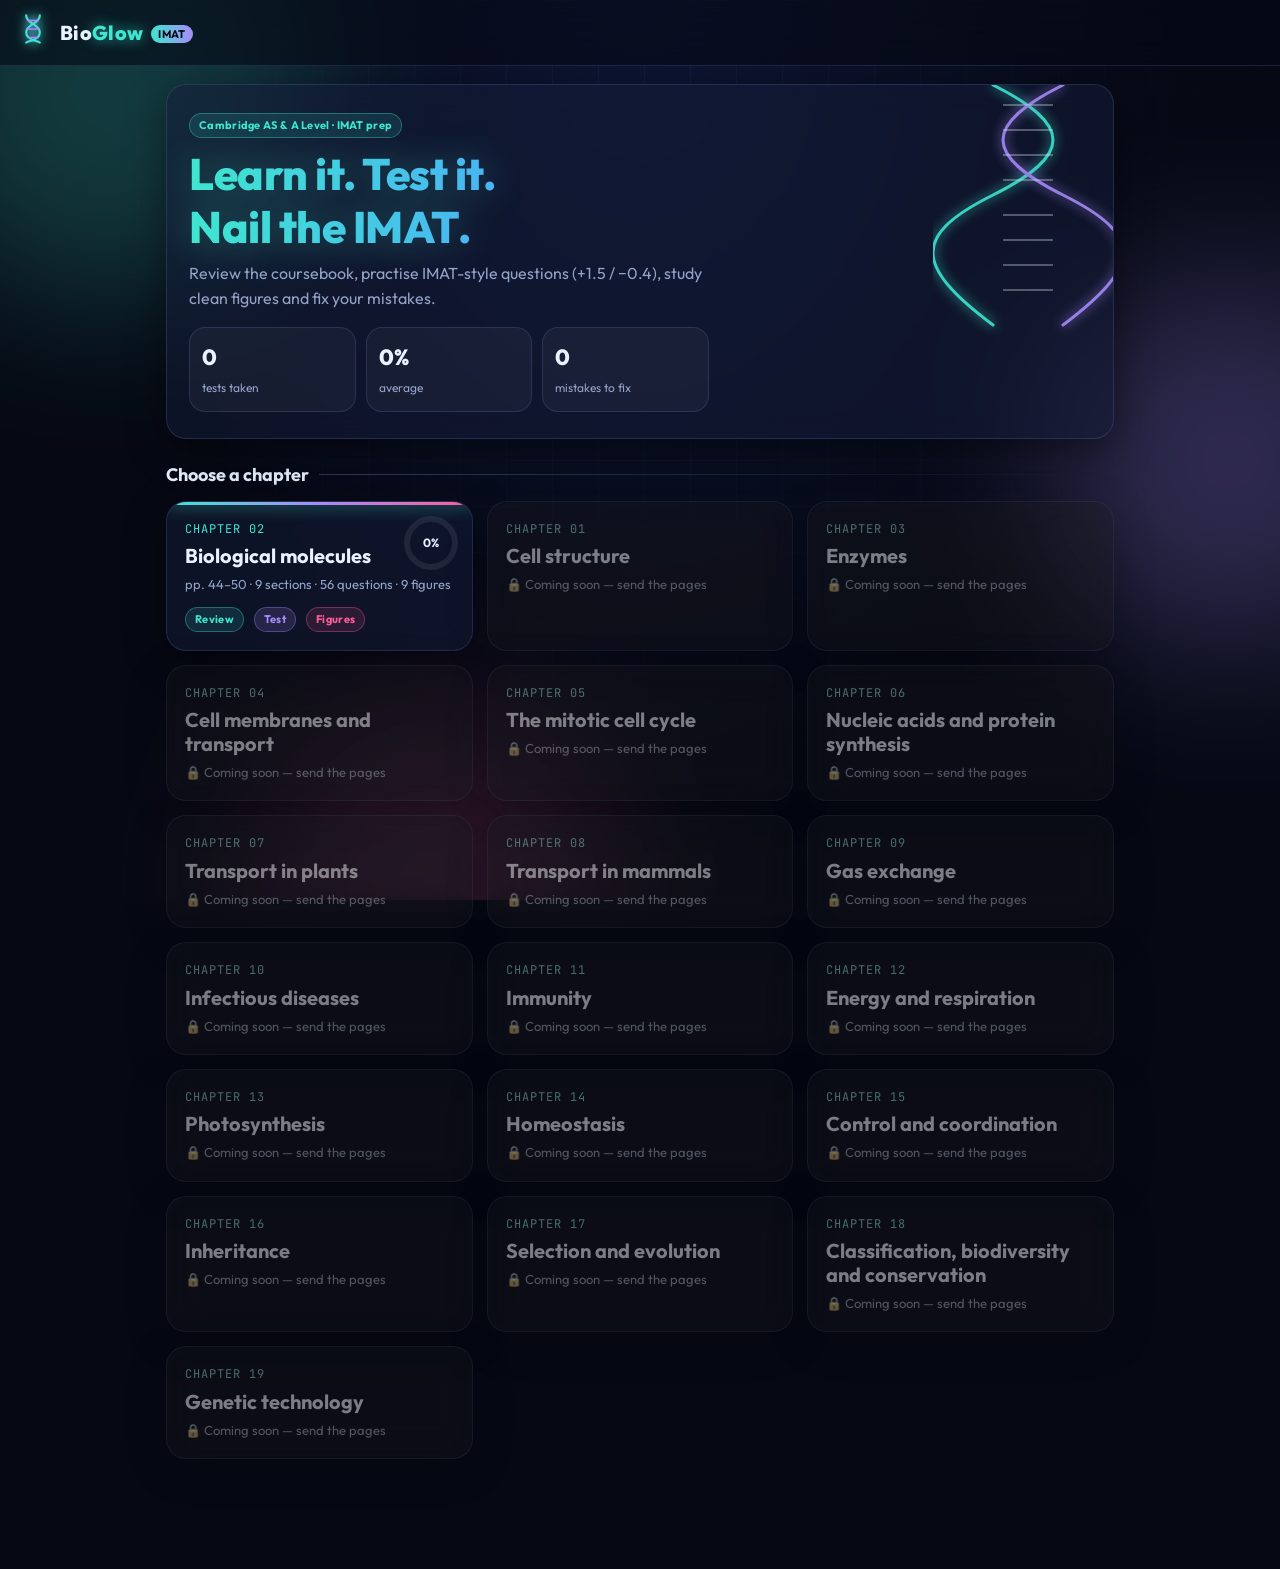
<file: index.html>
<!doctype html>
<html lang="en">
<head>
  <meta charset="utf-8">
  <meta name="viewport" content="width=device-width, initial-scale=1, viewport-fit=cover">
  <meta name="theme-color" content="#060914">
  <meta name="description" content="Cambridge AS & A Level Biology revision for IMAT: review notes, IMAT-style tests, figures, mistakes and progress.">
  <title>BioGlow IMAT</title>
  <link rel="manifest" href="manifest.webmanifest">
  <link rel="icon" href="icons/icon.svg" type="image/svg+xml">
  <link rel="apple-touch-icon" href="icons/icon.svg">
  <link rel="preconnect" href="https://fonts.googleapis.com">
  <link rel="preconnect" href="https://fonts.gstatic.com" crossorigin>
  <link href="https://fonts.googleapis.com/css2?family=Outfit:wght@400;500;600;700;800&family=JetBrains+Mono:wght@500&display=swap" rel="stylesheet">
  <link rel="stylesheet" href="css/style.css">
</head>
<body>
  <div class="bg" aria-hidden="true">
    <div class="blob b1"></div><div class="blob b2"></div><div class="blob b3"></div>
    <div class="grid"></div>
  </div>

  <header class="topbar">
    <a href="#/" class="brand">
      <span class="logo" aria-hidden="true">
        <svg viewBox="0 0 40 40"><path d="M12 4c0 10 16 10 16 20s-16 10-16 12M28 4c0 10-16 10-16 20s16 10 16 12" /><path class="rung" d="M14 10h12M15 30h10M13 20h14"/></svg>
      </span>
      <span class="brand-text">Bio<span>Glow</span> <small>IMAT</small></span>
    </a>
    <div id="topExtra"></div>
  </header>

  <main id="app" class="app"></main>

  <nav id="tabbar" class="tabbar hidden"></nav>

  <div id="modal" class="modal hidden" role="dialog" aria-modal="true"></div>
  <div id="toast" class="toast"></div>

  <script src="data/ch02.js"></script>
  <script src="js/figures.js"></script>
  <script src="js/app.js"></script>
  <script>
    if ("serviceWorker" in navigator && location.protocol.startsWith("http")) {
      navigator.serviceWorker.register("sw.js").catch(() => {});
    }
  </script>
</body>
</html>
</file>
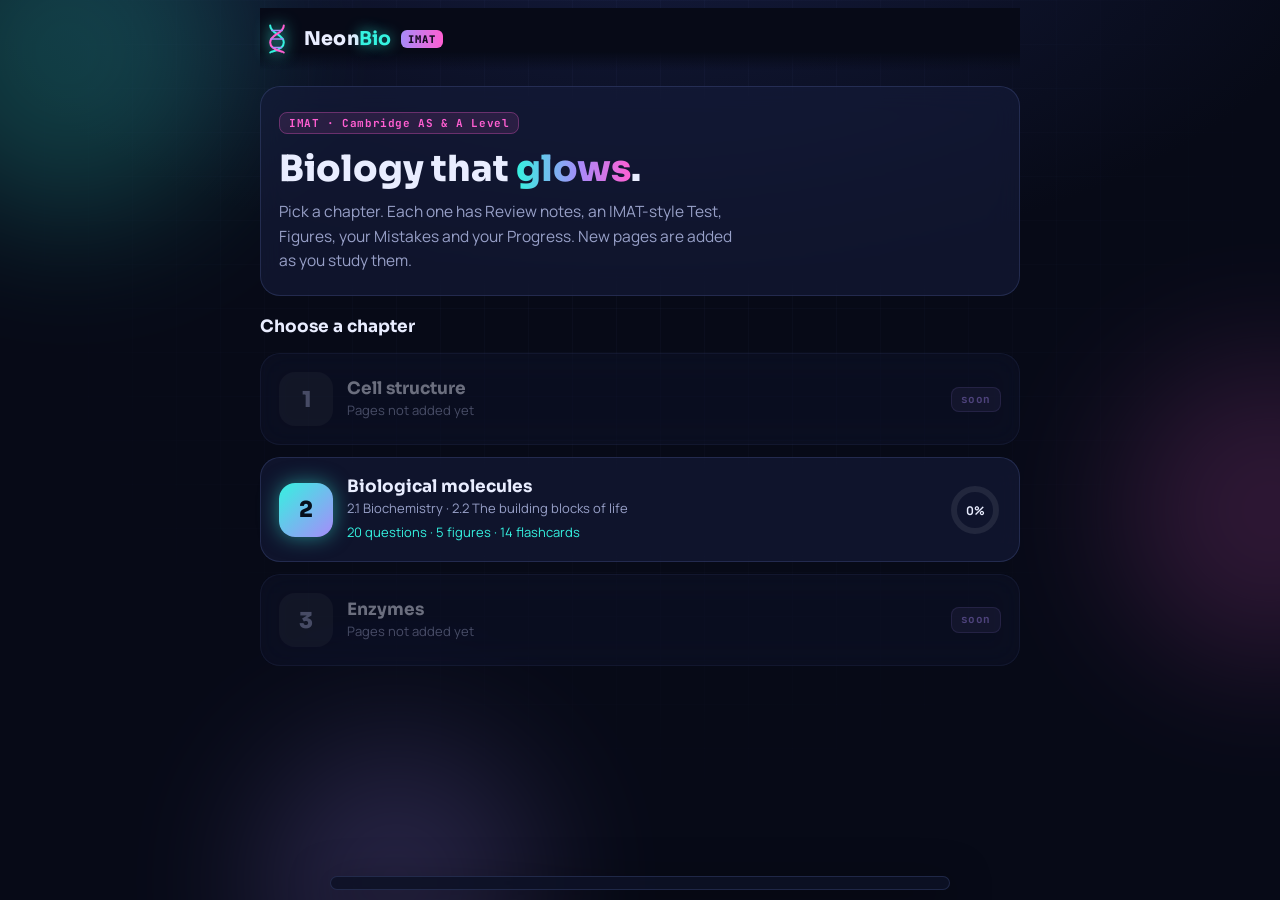
<file: neon/index.html>
<!doctype html><html lang="en"><head><meta charset="utf-8"><meta name="viewport" content="width=device-width, initial-scale=1, viewport-fit=cover"></head><body>
<title>Neon Bio IMAT</title>
<meta name="claude:viewport-fit-sides" content="cover">
<link rel="preconnect" href="https://fonts.googleapis.com">
<link rel="preconnect" href="https://fonts.gstatic.com" crossorigin>
<link href="https://fonts.googleapis.com/css2?family=Sora:wght@500;600;700;800&family=Manrope:wght@400;500;600;700&family=JetBrains+Mono:wght@500;700&display=swap" rel="stylesheet">
<style>
/* Layout: phone-first single column app, glass panels floating over a dark glowing lab background, bottom tab bar */
:root {
  --bg: #070a17;
  --bg2: #0d1226;
  --panel: rgba(22, 28, 58, .62);
  --line: rgba(140, 160, 255, .16);
  --fg: #e9edff;
  --muted: #98a0c8;
  --cyan: #35f2e0;
  --violet: #a78bfa;
  --pink: #ff5fd2;
  --lime: #9dff7a;
  --red: #ff6b8b;
  --amber: #ffd166;
  --font-d: "Sora", "Segoe UI", system-ui, sans-serif;
  --font-b: "Manrope", "Segoe UI", system-ui, sans-serif;
  --font-m: "JetBrains Mono", ui-monospace, Menlo, monospace;
  color-scheme: dark;
}
* { box-sizing: border-box; }
html, body { min-height: 100%; }
body {
  background: var(--bg); color: var(--fg); font-family: var(--font-b); font-size: 15.5px; line-height: 1.6;
  padding-left: max(16px, env(safe-area-inset-left, 0px)); padding-right: max(16px, env(safe-area-inset-right, 0px));
  padding-block: 0 110px; overflow-x: hidden;
}
body::before { content: ""; position: fixed; inset: 0 0 auto; height: env(safe-area-inset-top, 0px); z-index: 10; background: var(--bg); }
.glow-bg { position: fixed; inset: 0; z-index: -1; pointer-events: none; overflow: hidden; background: radial-gradient(1200px 600px at 50% -10%, #141b3d 0%, var(--bg) 60%); }
.glow-bg i { position: absolute; border-radius: 50%; filter: blur(70px); opacity: .45; animation: drift 18s ease-in-out infinite alternate; }
.glow-bg i:nth-child(1) { width: 340px; height: 340px; background: var(--cyan); top: -120px; left: -100px; opacity: .22; }
.glow-bg i:nth-child(2) { width: 300px; height: 300px; background: var(--pink); top: 40%; right: -140px; opacity: .16; animation-delay: -6s; }
.glow-bg i:nth-child(3) { width: 280px; height: 280px; background: var(--violet); bottom: -120px; left: 20%; opacity: .2; animation-delay: -12s; }
.glow-bg::after { content: ""; position: absolute; inset: 0; background-image: linear-gradient(var(--line) 1px, transparent 1px), linear-gradient(90deg, var(--line) 1px, transparent 1px); background-size: 44px 44px; opacity: .25; mask-image: radial-gradient(circle at 50% 20%, #000 0%, transparent 70%); }
@keyframes drift { to { transform: translate(40px, 30px) scale(1.12); } }
@media (prefers-reduced-motion: reduce) { *, *::before, *::after { animation: none !important; transition: none !important; } }

.wrap { max-width: 760px; margin: 0 auto; display: flex; flex-direction: column; gap: 16px; }
header.top { position: sticky; top: env(safe-area-inset-top, 0px); z-index: 5; display: flex; align-items: center; justify-content: space-between; gap: 12px; padding-block: 14px; background: linear-gradient(var(--bg) 70%, transparent); }
.brand { display: flex; align-items: center; gap: 10px; font-family: var(--font-d); font-weight: 800; font-size: 19px; letter-spacing: .2px; cursor: pointer; background: none; border: 0; color: var(--fg); padding: 0; }
.brand svg { width: 34px; height: 34px; filter: drop-shadow(0 0 8px var(--cyan)); }
.brand b { color: var(--cyan); text-shadow: 0 0 14px rgba(53, 242, 224, .7); }
.brand small { font-family: var(--font-m); font-size: 10.5px; padding: 2px 7px; border-radius: 6px; background: linear-gradient(90deg, var(--violet), var(--pink)); color: #12081f; letter-spacing: 1px; }
.top-meta { font-family: var(--font-m); font-size: 12px; color: var(--muted); }

h1, h2, h3, h4 { font-family: var(--font-d); text-wrap: balance; margin: 0; line-height: 1.25; }
h1 { font-size: clamp(26px, 6vw, 36px); font-weight: 800; }
h2 { font-size: 21px; font-weight: 700; }
h3 { font-size: 17px; font-weight: 700; }
h4 { font-size: 14px; font-weight: 700; color: var(--cyan); text-transform: uppercase; letter-spacing: 1.2px; margin-top: 6px; }
p { margin: 0; }
.muted { color: var(--muted); }
.small { font-size: 13px; }
.mono { font-family: var(--font-m); }
.glass { background: var(--panel); border: 1px solid var(--line); border-radius: 20px; backdrop-filter: blur(14px); -webkit-backdrop-filter: blur(14px); padding: 18px; min-width: 0; }
.stack { display: flex; flex-direction: column; gap: 12px; }
.row { display: flex; flex-wrap: wrap; align-items: center; gap: 8px; }
.between { justify-content: space-between; }
.neon-text { background: linear-gradient(90deg, var(--cyan), var(--violet) 55%, var(--pink)); -webkit-background-clip: text; background-clip: text; color: transparent; }

.btn { font-family: var(--font-d); font-weight: 700; font-size: 14.5px; border-radius: 14px; border: 1px solid var(--line); background: rgba(255, 255, 255, .04); color: var(--fg); padding: 11px 16px; cursor: pointer; transition: transform .15s, box-shadow .2s, background .2s; }
.btn:hover { background: rgba(255, 255, 255, .08); }
.btn:active { transform: scale(.97); }
.btn:focus-visible, .chip:focus-visible, .opt:focus-visible, .tab:focus-visible { outline: 2px solid var(--cyan); outline-offset: 2px; }
.btn.primary { background: linear-gradient(135deg, var(--cyan), #5aa8ff 60%, var(--violet)); color: #06101c; border: 0; box-shadow: 0 0 22px rgba(53, 242, 224, .45); }
.btn.primary:hover { box-shadow: 0 0 32px rgba(53, 242, 224, .7); }
.btn.block { width: 100%; }
.btn[disabled] { opacity: .4; pointer-events: none; }
.chip { font-family: var(--font-b); font-weight: 600; font-size: 13.5px; padding: 7px 13px; border-radius: 999px; border: 1px solid var(--line); background: rgba(255, 255, 255, .03); color: var(--muted); cursor: pointer; }
.chip.on { color: var(--cyan); border-color: var(--cyan); background: rgba(53, 242, 224, .08); box-shadow: 0 0 14px rgba(53, 242, 224, .3); }
.badge { font-family: var(--font-m); font-size: 11px; font-weight: 700; letter-spacing: .6px; padding: 3px 9px; border-radius: 8px; background: rgba(167, 139, 250, .14); color: var(--violet); border: 1px solid rgba(167, 139, 250, .3); }
.badge.cy { color: var(--cyan); background: rgba(53, 242, 224, .1); border-color: rgba(53, 242, 224, .3); }
.badge.pk { color: var(--pink); background: rgba(255, 95, 210, .1); border-color: rgba(255, 95, 210, .3); }
.badge.ok { color: var(--lime); background: rgba(157, 255, 122, .1); border-color: rgba(157, 255, 122, .3); }

/* Home */
.hero { padding: 22px 18px; position: relative; overflow: hidden; }
.hero p { margin-top: 8px; max-width: 52ch; }
.ch-card { display: grid; grid-template-columns: auto 1fr auto; gap: 14px; align-items: center; cursor: pointer; transition: transform .2s, box-shadow .2s, border-color .2s; text-align: left; width: 100%; color: var(--fg); font: inherit; }
.ch-card:hover { transform: translateY(-2px); border-color: rgba(53, 242, 224, .5); box-shadow: 0 0 26px rgba(53, 242, 224, .2); }
.ch-num { width: 54px; height: 54px; border-radius: 16px; display: grid; place-items: center; font-family: var(--font-d); font-weight: 800; font-size: 22px; color: #06101c; background: linear-gradient(135deg, var(--cyan), var(--violet)); box-shadow: 0 0 20px rgba(53, 242, 224, .5); }
.ch-card.locked { opacity: .45; cursor: default; }
.ch-card.locked:hover { transform: none; box-shadow: none; border-color: var(--line); }
.ch-card.locked .ch-num { background: rgba(255, 255, 255, .08); color: var(--muted); box-shadow: none; }
.ring { width: 52px; height: 52px; }
.ring circle { fill: none; stroke-width: 6; }

/* Chapter header + tabs */
.ch-head { display: flex; gap: 12px; align-items: flex-start; }
.back { width: 40px; height: 40px; flex: none; border-radius: 12px; border: 1px solid var(--line); background: rgba(255, 255, 255, .04); color: var(--fg); cursor: pointer; font-size: 18px; }
nav.tabs { position: fixed; z-index: 6; left: 0; right: 0; bottom: 0; padding: 8px max(12px, env(safe-area-inset-right, 0px)) calc(10px + env(safe-area-inset-bottom, 0px)) max(12px, env(safe-area-inset-left, 0px)); display: flex; justify-content: center; }
nav.tabs .bar { display: grid; grid-template-columns: repeat(6, 1fr); gap: 3px; width: 100%; max-width: 620px; padding: 6px; border-radius: 22px; background: rgba(13, 18, 38, .88); border: 1px solid var(--line); backdrop-filter: blur(16px); -webkit-backdrop-filter: blur(16px); box-shadow: 0 10px 40px rgba(0, 0, 0, .5); }
.tab { display: flex; flex-direction: column; align-items: center; gap: 2px; padding: 7px 2px; border-radius: 16px; border: 0; background: none; color: var(--muted); font-family: var(--font-b); font-size: 11px; font-weight: 600; cursor: pointer; position: relative; min-width: 0; }
.tab svg { width: 22px; height: 22px; stroke: currentColor; fill: none; stroke-width: 1.8; stroke-linecap: round; stroke-linejoin: round; }
.tab.on { color: var(--cyan); background: rgba(53, 242, 224, .09); }
.tab.on svg { filter: drop-shadow(0 0 6px var(--cyan)); }
.tab .dot { position: absolute; top: 4px; right: 22%; min-width: 17px; height: 17px; border-radius: 9px; background: var(--pink); color: #1a0016; font-size: 10.5px; font-weight: 800; display: grid; place-items: center; padding: 0 4px; box-shadow: 0 0 10px var(--pink); }

/* Review */
.sec-head { display: flex; justify-content: space-between; align-items: center; gap: 10px; cursor: pointer; background: none; border: 0; color: var(--fg); width: 100%; text-align: left; padding: 0; font: inherit; }
.sec-body { display: flex; flex-direction: column; gap: 12px; margin-top: 14px; }
.sec-body ul { margin: 0; padding-left: 20px; display: flex; flex-direction: column; gap: 4px; }
.kw { color: var(--cyan); font-weight: 700; }
.defn { border-left: 3px solid var(--cyan); padding: 10px 14px; background: rgba(53, 242, 224, .06); border-radius: 0 12px 12px 0; }
.defn b:first-child { font-family: var(--font-d); color: var(--cyan); }
.tip, .trap { padding: 12px 14px; border-radius: 14px; font-size: 14.5px; }
.tip { background: rgba(167, 139, 250, .1); border: 1px solid rgba(167, 139, 250, .3); }
.tip strong { color: var(--violet); }
.trap { background: rgba(255, 95, 210, .08); border: 1px solid rgba(255, 95, 210, .3); }
.trap strong { color: var(--pink); }
.order { display: flex; align-items: center; justify-content: center; gap: 6px; flex-wrap: wrap; font-family: var(--font-d); font-weight: 800; font-size: 22px; padding: 6px 0; }
.el { width: 52px; height: 52px; border-radius: 14px; display: grid; place-items: center; border: 1px solid; position: relative; }
.el small { position: absolute; bottom: 2px; font-family: var(--font-m); font-size: 8.5px; font-weight: 500; opacity: .8; }
.el.h { color: #fff; border-color: #fff; box-shadow: 0 0 14px rgba(255, 255, 255, .4); }
.el.c { color: var(--cyan); border-color: var(--cyan); box-shadow: 0 0 14px rgba(53, 242, 224, .4); }
.el.o { color: var(--red); border-color: var(--red); box-shadow: 0 0 14px rgba(255, 107, 139, .4); }
.el.n { color: #6ea8ff; border-color: #6ea8ff; box-shadow: 0 0 14px rgba(110, 168, 255, .4); }
.gt { color: var(--muted); font-size: 18px; }
.tbl-wrap { overflow-x: auto; }
table { width: 100%; border-collapse: collapse; font-size: 14px; }
th, td { text-align: left; padding: 9px 10px; border-bottom: 1px solid var(--line); vertical-align: top; }
th { font-family: var(--font-d); font-size: 12px; color: var(--cyan); text-transform: uppercase; letter-spacing: 1px; }
.done-btn.on { color: var(--lime); border-color: var(--lime); box-shadow: 0 0 14px rgba(157, 255, 122, .3); }

/* Flashcards */
.flash { perspective: 1200px; cursor: pointer; }
.flash-in { position: relative; min-height: 190px; transition: transform .55s; transform-style: preserve-3d; }
.flash.flip .flash-in { transform: rotateY(180deg); }
.face { position: absolute; inset: 0; border-radius: 20px; padding: 22px; display: flex; flex-direction: column; align-items: center; justify-content: center; text-align: center; backface-visibility: hidden; -webkit-backface-visibility: hidden; border: 1px solid var(--line); }
.face.front { background: linear-gradient(140deg, rgba(53, 242, 224, .14), rgba(167, 139, 250, .12)); font-family: var(--font-d); font-size: 22px; font-weight: 700; }
.face.back { background: linear-gradient(140deg, rgba(167, 139, 250, .16), rgba(255, 95, 210, .1)); transform: rotateY(180deg); font-size: 16px; }

/* Test */
.opt-group { display: flex; flex-direction: column; gap: 8px; }
.lbl { font-family: var(--font-d); font-size: 12px; font-weight: 700; letter-spacing: 1.2px; text-transform: uppercase; color: var(--muted); }
.qnav { display: flex; gap: 6px; overflow-x: auto; padding: 4px 2px 6px; scrollbar-width: thin; }
.qn { flex: none; width: 36px; height: 36px; border-radius: 11px; border: 1px solid var(--line); background: rgba(255, 255, 255, .03); color: var(--muted); font-family: var(--font-m); font-size: 13px; cursor: pointer; }
.qn.ans { color: var(--fg); background: rgba(167, 139, 250, .18); border-color: rgba(167, 139, 250, .5); }
.qn.cur { border-color: var(--cyan); color: var(--cyan); box-shadow: 0 0 12px rgba(53, 242, 224, .45); }
.qn.ok { background: rgba(157, 255, 122, .15); border-color: var(--lime); color: var(--lime); }
.qn.bad { background: rgba(255, 107, 139, .15); border-color: var(--red); color: var(--red); }
.qtext { font-size: 17px; font-weight: 600; white-space: pre-line; }
.opt { display: grid; grid-template-columns: 32px 1fr; gap: 12px; align-items: center; text-align: left; width: 100%; padding: 12px 14px; border-radius: 15px; border: 1px solid var(--line); background: rgba(255, 255, 255, .03); color: var(--fg); font: inherit; font-size: 15px; cursor: pointer; transition: border-color .15s, background .15s, box-shadow .2s; }
.opt:hover { border-color: rgba(53, 242, 224, .45); }
.opt .L { width: 32px; height: 32px; border-radius: 10px; display: grid; place-items: center; font-family: var(--font-m); font-weight: 700; background: rgba(255, 255, 255, .06); }
.opt.sel { border-color: var(--violet); background: rgba(167, 139, 250, .12); box-shadow: 0 0 16px rgba(167, 139, 250, .3); }
.opt.sel .L { background: var(--violet); color: #12081f; }
.opt.right { border-color: var(--lime); background: rgba(157, 255, 122, .1); box-shadow: 0 0 16px rgba(157, 255, 122, .3); }
.opt.right .L { background: var(--lime); color: #0b1a05; }
.opt.wrong { border-color: var(--red); background: rgba(255, 107, 139, .1); }
.opt.wrong .L { background: var(--red); color: #22000a; }
.opt[disabled] { cursor: default; }
.explain { padding: 14px; border-radius: 14px; background: rgba(53, 242, 224, .06); border: 1px solid rgba(53, 242, 224, .25); font-size: 14.5px; display: flex; flex-direction: column; gap: 6px; }
.timer { font-family: var(--font-m); font-weight: 700; color: var(--cyan); text-shadow: 0 0 10px rgba(53, 242, 224, .6); font-variant-numeric: tabular-nums; }
.timer.low { color: var(--red); text-shadow: 0 0 10px rgba(255, 107, 139, .7); }
.progress { height: 6px; border-radius: 4px; background: rgba(255, 255, 255, .07); overflow: hidden; }
.progress i { display: block; height: 100%; border-radius: 4px; background: linear-gradient(90deg, var(--cyan), var(--violet), var(--pink)); box-shadow: 0 0 10px var(--cyan); transition: width .4s; }
.kpis { display: grid; grid-template-columns: repeat(auto-fit, minmax(100px, 1fr)); gap: 10px; }
.kpi { padding: 12px; border-radius: 14px; background: rgba(255, 255, 255, .03); border: 1px solid var(--line); text-align: center; }
.kpi b { display: block; font-family: var(--font-d); font-size: 22px; font-variant-numeric: tabular-nums; }
.kpi span { font-size: 12px; color: var(--muted); }
.kpi.g b { color: var(--lime); } .kpi.r b { color: var(--red); } .kpi.y b { color: var(--amber); } .kpi.c b { color: var(--cyan); }
.score-ring { display: grid; place-items: center; position: relative; }
.score-ring svg { width: 170px; height: 170px; transform: rotate(-90deg); }
.score-ring circle { fill: none; stroke-width: 12; }
.score-ring .val { position: absolute; text-align: center; }
.score-ring .val b { font-family: var(--font-d); font-size: 34px; display: block; line-height: 1; }

/* Figures */
.fig-box { overflow-x: auto; border-radius: 16px; background: rgba(5, 8, 20, .6); border: 1px solid var(--line); padding: 10px; }
.fig-box svg { display: block; width: 100%; min-width: 520px; height: auto; }
.fig-box.narrow svg { min-width: 300px; }
svg text { font-family: var(--font-b); }
.fnode { cursor: pointer; transition: opacity .25s; outline: none; }
.fnode:focus-visible rect { stroke-width: 3.5; }
.fnode rect { transition: filter .25s, stroke-width .25s; }
.fig-dim .fnode:not(.hl) { opacity: .2; }
.fig-dim .farrow:not(.hl) { opacity: .12; }
.farrow { transition: opacity .25s; }
.fnode.hl rect { stroke-width: 3; }
.lab-hidden .flabel { opacity: 0; }
.lab-hidden .fq { opacity: 1; }
.fq { opacity: 0; pointer-events: none; }
.lab-hidden .fnode.shown .flabel { opacity: 1; }
.lab-hidden .fnode.shown .fq { opacity: 0; }
.legend { display: flex; flex-wrap: wrap; gap: 14px; font-size: 13px; color: var(--muted); }
.legend span { display: inline-flex; align-items: center; gap: 6px; }
.legend i { width: 14px; height: 14px; border-radius: 4px; display: inline-block; }
.fig-points { margin: 0; padding-left: 20px; display: flex; flex-direction: column; gap: 4px; font-size: 14.5px; }

.list-item { display: flex; flex-direction: column; gap: 8px; padding: 14px; border-radius: 16px; background: rgba(255, 255, 255, .025); border: 1px solid var(--line); }
.empty { text-align: center; padding: 28px 18px; }
.empty svg { width: 64px; height: 64px; stroke: var(--lime); fill: none; stroke-width: 1.6; filter: drop-shadow(0 0 10px var(--lime)); }
.bar-row { display: flex; flex-direction: column; gap: 5px; }
.toast { position: fixed; left: 50%; bottom: calc(96px + env(safe-area-inset-bottom, 0px)); transform: translateX(-50%) translateY(20px); opacity: 0; z-index: 20; padding: 10px 18px; border-radius: 14px; background: rgba(13, 18, 38, .95); border: 1px solid var(--cyan); color: var(--fg); box-shadow: 0 0 20px rgba(53, 242, 224, .4); font-weight: 600; font-size: 14px; transition: .3s; pointer-events: none; max-width: calc(100% - 32px); }
.toast.show { opacity: 1; transform: translateX(-50%) translateY(0); }
.confirm { border-color: rgba(255, 107, 139, .5); }
.steps { display: flex; gap: 5px; align-items: center; }
.steps i { width: 22px; height: 7px; border-radius: 4px; background: rgba(255, 255, 255, .09); }
.steps i.on { background: linear-gradient(90deg, var(--cyan), var(--violet)); box-shadow: 0 0 8px rgba(53, 242, 224, .55); }
.steps i.gold { background: var(--lime); box-shadow: 0 0 8px rgba(157, 255, 122, .6); }
.deck { display: flex; flex-direction: column; gap: 10px; }
.deck.due { border-color: rgba(255, 95, 210, .55); box-shadow: 0 0 24px rgba(255, 95, 210, .18); }
.status { font-family: var(--font-m); font-size: 12px; font-weight: 700; padding: 4px 10px; border-radius: 9px; border: 1px solid; }
.status.due { color: var(--pink); border-color: rgba(255, 95, 210, .5); background: rgba(255, 95, 210, .1); animation: pulse 1.8s ease-in-out infinite; }
.status.new { color: var(--amber); border-color: rgba(255, 209, 102, .45); background: rgba(255, 209, 102, .08); }
.status.wait { color: var(--cyan); border-color: rgba(53, 242, 224, .4); background: rgba(53, 242, 224, .07); }
.status.gold { color: var(--lime); border-color: rgba(157, 255, 122, .45); background: rgba(157, 255, 122, .08); }
@keyframes pulse { 50% { box-shadow: 0 0 14px rgba(255, 95, 210, .55); } }
.cal { display: grid; grid-template-columns: repeat(7, minmax(0, 1fr)); gap: 6px; }
.cal div { border-radius: 12px; border: 1px solid var(--line); padding: 6px 2px; text-align: center; font-size: 11px; color: var(--muted); display: flex; flex-direction: column; gap: 2px; align-items: center; min-height: 64px; }
.cal div b { font-family: var(--font-d); font-size: 15px; color: var(--fg); }
.cal div.today { border-color: var(--cyan); box-shadow: 0 0 12px rgba(53, 242, 224, .3); }
.cal div em { font-style: normal; font-family: var(--font-m); font-size: 10px; font-weight: 700; color: #1a0016; background: var(--pink); border-radius: 6px; padding: 0 5px; box-shadow: 0 0 8px var(--pink); }
.next-card { text-align: center; align-items: center; border-color: rgba(53, 242, 224, .5); box-shadow: 0 0 30px rgba(53, 242, 224, .18); }
.next-card .when { font-family: var(--font-d); font-size: 26px; font-weight: 800; }
.qtimer { height: 5px; border-radius: 3px; background: rgba(255, 255, 255, .07); overflow: hidden; }
.qtimer i { display: block; height: 100%; background: linear-gradient(90deg, var(--lime), var(--amber), var(--red)); transition: width 1s linear; }
@media (max-width: 440px) { .qtext { font-size: 16px; } .glass { padding: 15px; border-radius: 18px; } }
</style>

<div class="glow-bg" aria-hidden="true"><i></i><i></i><i></i></div>
<div class="wrap">
  <header class="top">
    <button class="brand" id="home" aria-label="Home">
      <svg viewBox="0 0 40 40" fill="none" stroke="#35f2e0" stroke-width="2.4" stroke-linecap="round"><path d="M12 4c0 10 16 10 16 20s-16 10-16 12"/><path d="M28 4c0 10-16 10-16 20s16 10 16 12" stroke="#ff5fd2"/><path d="M14 10h12M13 20h14M15 30h10" stroke="#a78bfa" stroke-width="2"/></svg>
      <span>Neon<b>Bio</b></span><small>IMAT</small>
    </button>
    <span class="top-meta" id="meta"></span>
  </header>
  <main id="app" class="stack" style="gap:16px"></main>
</div>
<nav class="tabs" id="tabs" hidden><div class="bar" id="tabbar"></div></nav>
<div class="toast" id="toast" role="status"></div>

<script>
/* =====================================================================
   CONTENT — add new pages / chapters here.
   Chapter 2 so far: Cambridge AS & A Level Biology, 2.1 + 2.2 + Fig 2.2
   ===================================================================== */
const CHAPTERS = [
  { id: 1, title: "Cell structure", locked: true },
  {
    id: 2, title: "Biological molecules", pages: "2.1 Biochemistry · 2.2 The building blocks of life",
    topics: { s21: "2.1 Biochemistry", s22: "2.2 Elements & carbon", fig: "Fig 2.2 Building blocks" },
    sections: [
      {
        id: "s21", tag: "2.1", title: "Biochemistry", figs: ["metab"],
        html: `
<div class="defn"><b>Biochemistry</b> looks at the chemical reactions of biological molecules.</div>
<div class="defn"><b>Metabolism</b> is the <b>sum total of all the biochemical reactions</b> in the body.</div>
<h4>Underlying simplicity</h4>
<p>Biochemistry may look complicated, but it has an underlying simplicity. Only <span class="kw">20 common amino acids</span> are used to make proteins, although theoretically there could be <b>millions</b>.</p>
<p>Having a <b>limited variety of molecules</b> makes it <span class="kw">easier to control metabolism</span>.</p>
<h4>Structure and function</h4>
<p>Another feature of biochemistry is the <b>close link between the structure of molecules and their functions</b>. This becomes clear in Chapter 2 and Chapter 3.</p>
<div class="tip"><strong>IMAT logic:</strong> fewer kinds of building blocks means fewer enzymes and pathways to manage, so metabolism is easier to control. If a question imagines 200 amino acids instead of 20, the answer is "metabolism would be harder to control".</div>
<div class="trap"><strong>Trap:</strong> biochemistry is the <b>study</b>; metabolism is the <b>reactions themselves</b>. Metabolism means <b>all</b> reactions (building up and breaking down), not only respiration or digestion.</div>`
      },
      {
        id: "s22", tag: "2.2", title: "The building blocks of life", figs: ["elements", "carbon", "evo"],
        html: `
<p>The four most common elements in living organisms, <b>in order of abundance</b>:</p>
<div class="order"><span class="el h">H<small>1st</small></span><span class="gt">&gt;</span><span class="el c">C<small>2nd</small></span><span class="gt">&gt;</span><span class="el o">O<small>3rd</small></span><span class="gt">&gt;</span><span class="el n">N<small>4th</small></span></div>
<p>Together they account for <span class="kw">more than 99% of the atoms</span> found in all living things.</p>
<h4>Why carbon matters</h4>
<p>Carbon atoms can <b>join together to form long chains or ring structures</b>. These are the <span class="kw">basic skeletons of organic molecules</span>. Other atoms, with <b>different functions</b>, are attached to the carbon skeletons.</p>
<div class="defn"><b>Organic molecules</b> are molecules that contain carbon.</div>
<h4>Chemical evolution</h4>
<p>Before life evolved, there was probably a period of <b>chemical evolution</b>: simple carbon-based biological molecules evolved from even simpler molecules.</p>
<p>The simple biological molecules are <b>relatively limited in variety</b>. They act as the <span class="kw">building blocks</span> for larger, complex biological molecules (Figure 2.2).</p>
<div class="tbl-wrap"><table>
<tr><th>Simple biological molecule</th><th>Complex biological molecule</th></tr>
<tr><td>monosaccharides</td><td>polysaccharides</td></tr>
<tr><td>organic bases + monosaccharides → nucleotides</td><td>nucleic acids</td></tr>
<tr><td>amino acids</td><td>proteins</td></tr>
<tr><td>fatty acids and glycerol</td><td>lipids</td></tr>
</table></div>
<div class="tip"><strong>Read Fig 2.2 carefully:</strong> monosaccharides have <b>two arrows</b> (to polysaccharides and to nucleotides). Nucleotides are the only box that is made from simple molecules <b>and</b> is itself a building block. Lipids need <b>two kinds</b> of building block.</div>
<div class="trap"><strong>Traps:</strong> by number of <b>atoms</b>, hydrogen is first (by <b>mass</b> oxygen would be first). Organic bases are part of nucleotides, not a complex molecule on their own. Nucleotides are coloured as <b>simple</b> molecules in Fig 2.2.</div>
<p class="small muted">Extra for understanding: carbohydrates and simple fats contain only C, H and O. Nitrogen is the element that marks amino acids (proteins) and organic bases (nucleic acids).</p>`
      }
    ],
    flashcards: [
      ["Biochemistry", "The study of the chemical reactions of biological molecules."],
      ["Metabolism", "The sum total of all the biochemical reactions in the body."],
      ["Why only 20 amino acids?", "A limited variety of molecules makes metabolism easier to control (underlying simplicity)."],
      ["Second feature of biochemistry", "A close link between the structure of molecules and their functions."],
      ["4 most common elements", "Hydrogen > carbon > oxygen > nitrogen (by abundance of atoms)."],
      ["HCON share of atoms", "More than 99% of the atoms in all living things."],
      ["Why is carbon special?", "C atoms join to form long chains or rings: the skeletons of organic molecules."],
      ["Organic molecule", "A molecule that contains carbon."],
      ["Chemical evolution", "Before life: simple carbon-based molecules evolved from even simpler molecules."],
      ["Simple biological molecules", "Relatively limited in variety; building blocks for larger, complex molecules."],
      ["Monosaccharides →", "Polysaccharides, and (with organic bases) nucleotides."],
      ["Nucleotides →", "Nucleic acids. Nucleotides are made from organic bases + monosaccharides."],
      ["Amino acids →", "Proteins."],
      ["Fatty acids + glycerol →", "Lipids."]
    ],
    questions: [
      { id: "q1", t: "s22", q: "Which of the following lists the four most common elements in living organisms in decreasing order of abundance (by number of atoms)?",
        o: ["Carbon, hydrogen, oxygen, nitrogen", "Hydrogen, carbon, oxygen, nitrogen", "Oxygen, carbon, hydrogen, nitrogen", "Hydrogen, oxygen, carbon, nitrogen", "Carbon, oxygen, nitrogen, hydrogen"], a: 1,
        e: "The coursebook order is hydrogen, carbon, oxygen, nitrogen. Together they make up more than 99% of the atoms in living things.", tip: "Atoms: H > C > O > N (remember 'HCON')." },
      { id: "q2", t: "s21", q: "Which of the following is the best definition of metabolism?",
        o: ["All the reactions that break large molecules into smaller ones", "All the enzyme-controlled reactions of respiration", "The sum total of all the biochemical reactions in the body", "The chemical reactions involved in digesting food", "The study of the chemical reactions of biological molecules"], a: 2,
        e: "Metabolism is the sum total of all the biochemical reactions in the body. 'The study of the chemical reactions of biological molecules' is biochemistry.", tip: "Biochemistry = the study. Metabolism = all the reactions." },
      { id: "q3", t: "s22", fixed: true, q: "Consider the following statements:\n1. Hydrogen, carbon, oxygen and nitrogen make up more than 99% of the atoms in living things.\n2. Oxygen is the most abundant atom in living organisms.\n3. Carbon atoms can join together to form long chains or rings.\nWhich of the statements is/are correct?",
        o: ["1 only", "2 only", "1 and 3 only", "2 and 3 only", "1, 2 and 3"], a: 2,
        e: "1 is correct. 2 is wrong: by number of atoms hydrogen is the most abundant. 3 is correct: carbon chains and rings are the skeletons of organic molecules.", tip: "Atom count: H first. Carbon = chains and rings." },
      { id: "q4", t: "fig", q: "According to Figure 2.2, monosaccharides contribute to the formation of which complex biological molecules?",
        o: ["Polysaccharides only", "Polysaccharides and nucleic acids", "Polysaccharides and lipids", "Nucleic acids and proteins", "Polysaccharides, nucleic acids and lipids"], a: 1,
        e: "Monosaccharides join to form polysaccharides. A monosaccharide also combines with an organic base to form nucleotides, which form nucleic acids (the curved arrow in Fig 2.2).", tip: "Monosaccharides have TWO arrows in Fig 2.2." },
      { id: "q5", t: "fig", q: "In Figure 2.2, which molecule is made from other simple biological molecules and is itself a building block for a complex molecule?",
        o: ["Organic base", "Glycerol", "Nucleotide", "Amino acid", "Lipid"], a: 2,
        e: "Nucleotides are formed from organic bases and monosaccharides, and nucleotides then form nucleic acids. Organic bases, glycerol and amino acids are starting building blocks; a lipid is a complex end product.", tip: "Nucleotide = the middle box of Fig 2.2." },
      { id: "q6", t: "fig", q: "Which pairing of a simple biological molecule with the complex molecule it builds is correct?",
        o: ["Fatty acids → polysaccharides", "Organic bases → proteins", "Amino acids → proteins", "Glycerol → nucleic acids", "Monosaccharides → lipids"], a: 2,
        e: "Amino acids → proteins. Also: monosaccharides → polysaccharides; organic bases (+ sugar) → nucleotides → nucleic acids; fatty acids + glycerol → lipids.", tip: "Sugar→polysaccharide, base→nucleotide→nucleic acid, amino acid→protein, FA + glycerol→lipid." },
      { id: "q7", t: "fig", q: "Which of the following is classified in Figure 2.2 as a complex biological molecule?",
        o: ["Glycerol", "Nucleotide", "Amino acid", "Lipid", "Organic base"], a: 3,
        e: "The complex molecules in Fig 2.2 are polysaccharides, nucleic acids, proteins and lipids. The others are simple biological molecules.", tip: "Complex = polysaccharides, nucleic acids, proteins, lipids." },
      { id: "q8", t: "fig", q: "A complex biological molecule from Figure 2.2 is completely broken down. The products include organic bases. The molecule was most likely:",
        o: ["a polysaccharide", "a protein", "a lipid", "a nucleic acid", "glycogen"], a: 3,
        e: "Organic bases are part of nucleotides, and nucleotides make up nucleic acids. Polysaccharides (such as glycogen) give monosaccharides, proteins give amino acids, and lipids give fatty acids and glycerol.", tip: "Organic bases come only from nucleotides / nucleic acids." },
      { id: "q9", t: "s22", q: "Of the four most common elements in living organisms, which one is found in both proteins and nucleic acids but NOT in simple carbohydrates such as glucose?",
        o: ["Carbon", "Hydrogen", "Oxygen", "Nitrogen", "Sulfur"], a: 3,
        e: "Carbohydrates contain only C, H and O. Amino acids and the organic (nitrogenous) bases of nucleotides both contain nitrogen. Sulfur is not one of the four main elements and is not in nucleic acids.", tip: "Carbohydrates = CHO only. N → proteins and nucleic acids." },
      { id: "q10", t: "s21", q: "Imagine an organism that built its proteins from 200 different amino acids instead of 20. Based on the coursebook's reasoning, what would be the most likely consequence?",
        o: ["Its proteins could no longer be broken down", "Its metabolism would be harder to control", "It would need fewer enzymes", "Its proteins would not contain carbon", "It would no longer need nucleic acids"], a: 1,
        e: "A limited variety of molecules makes metabolism easier to control. More kinds of building blocks means more pathways and enzymes to regulate.", tip: "Variety up → control of metabolism down." },
      { id: "q11", t: "s22", q: "In a living organism, approximately what proportion of all atoms are elements OTHER than hydrogen, carbon, oxygen and nitrogen?",
        o: ["Less than 1%", "About 5%", "About 10%", "About 25%", "About 50%"], a: 0,
        e: "H, C, O and N account for more than 99% of atoms, so all other elements together are less than 1%.", tip: "HCON > 99% → everything else < 1%." },
      { id: "q12", t: "s22", fixed: true, q: "Consider the following statements about the origin of biological molecules:\n1. Before life evolved there was a period of chemical evolution.\n2. Simple carbon-based molecules evolved from even simpler molecules.\n3. Simple biological molecules are extremely varied.\nWhich of the statements is/are correct?",
        o: ["1 only", "1 and 2 only", "2 and 3 only", "1 and 3 only", "1, 2 and 3"], a: 1,
        e: "1 and 2 match the coursebook. 3 is wrong: simple biological molecules are relatively LIMITED in variety.", tip: "Simple molecules = limited variety." },
      { id: "q13", t: "s22", q: "Which statement best describes the role of carbon in organic molecules?",
        o: ["Carbon atoms carry out the functions of the molecule, while other atoms form the skeleton", "Carbon atoms form chains or rings that act as a skeleton, to which other atoms with different functions are attached", "Carbon atoms only form rings, never chains", "Carbon is present only in proteins and nucleic acids", "Carbon atoms form ionic bonds that hold the molecule together"], a: 1,
        e: "Carbon chains and rings are the basic skeletons of organic molecules; other atoms with different functions are attached to them.", tip: "Carbon = skeleton; other atoms = function." },
      { id: "q14", t: "fig", q: "Which of the following arrows would be INCORRECT if added to Figure 2.2?",
        o: ["Monosaccharides → polysaccharides", "Organic bases → nucleotides", "Nucleotides → nucleic acids", "Glycerol → polysaccharides", "Fatty acids and glycerol → lipids"], a: 3,
        e: "Glycerol combines with fatty acids to form lipids. Polysaccharides are built only from monosaccharides.", tip: "Glycerol belongs only to the lipid column." },
      { id: "q15", t: "s21", q: "Which statement correctly distinguishes biochemistry from metabolism?",
        o: ["Biochemistry is the sum of all reactions in the body; metabolism is the study of those reactions", "Biochemistry looks at the chemical reactions of biological molecules; metabolism is the sum total of all biochemical reactions in the body", "Both terms mean exactly the same thing", "Biochemistry only studies proteins; metabolism only involves carbohydrates", "Metabolism takes place only outside cells; biochemistry only inside cells"], a: 1,
        e: "Biochemistry is the subject that looks at the reactions; metabolism is the sum total of those reactions in the body.", tip: "Biochemistry = subject. Metabolism = the reactions." },
      { id: "q16", t: "fig", fixed: true, q: "Consider the following statements about Figure 2.2:\n1. Every complex molecule shown is made from only one type of simple molecule.\n2. Nucleic acids are made from nucleotides.\n3. Proteins are made from amino acids.\nWhich of the statements is/are correct?",
        o: ["1 only", "2 only", "2 and 3 only", "1 and 3 only", "1, 2 and 3"], a: 2,
        e: "2 and 3 are correct. 1 is wrong: lipids are made from fatty acids AND glycerol.", tip: "Lipids need TWO kinds of building block." },
      { id: "q17", t: "s21", q: "The coursebook says 'only 20 common amino acids are used to make proteins'. This is given as an example of:",
        o: ["the close link between structure and function", "the underlying simplicity of biochemistry", "chemical evolution before life", "the abundance of nitrogen in living things", "the variety of simple biological molecules"], a: 1,
        e: "The 20 amino acids example shows the underlying simplicity of biochemistry: a limited variety of molecules, which makes metabolism easier to control.", tip: "20 amino acids → underlying simplicity." },
      { id: "q18", t: "s22", q: "According to the coursebook, organic molecules are best described as molecules that:",
        o: ["are made only by living organisms", "contain carbon", "contain nitrogen", "are always polymers", "dissolve easily in water"], a: 1,
        e: "The coursebook defines organic molecules simply as molecules that contain carbon, built on carbon chains or rings.", tip: "Organic = contains carbon." },
      { id: "q19", t: "s21", q: "Apart from its underlying simplicity, which other feature of biochemistry does the coursebook highlight?",
        o: ["Most biological molecules are inorganic", "There is a close link between the structures of molecules and their functions", "Every reaction in the body is reversible", "Complex molecules cannot be broken down", "Metabolism uses millions of different amino acids"], a: 1,
        e: "The second feature is the close link between the structures of molecules and their functions, explored in Chapters 2 and 3.", tip: "Two features: simplicity + structure–function link." },
      { id: "q20", t: "fig", fixed: true, q: "Using the colour key of Figure 2.2, consider the following statements:\n1. Amino acids are simple biological molecules.\n2. Nucleotides are complex biological molecules.\n3. Polysaccharides are complex biological molecules.\nWhich of the statements is/are correct?",
        o: ["1 only", "1 and 3 only", "2 and 3 only", "1 and 2 only", "1, 2 and 3"], a: 1,
        e: "In Fig 2.2 nucleotides are in the simple (violet) group, even though they are made from other simple molecules. Amino acids are simple; polysaccharides are complex.", tip: "Nucleotides are SIMPLE molecules in Fig 2.2." }
    ],
    figures: [
      { id: "fig22", title: "Figure 2.2 · The building blocks of life", draw: "fig22", interactive: true,
        caption: "Simple biological molecules join together to form larger, more complex molecules. Tap a box to light up its pathway.",
        points: ["Monosaccharides → polysaccharides, and (with organic bases) → nucleotides", "Nucleotides → nucleic acids", "Amino acids → proteins", "Fatty acids and glycerol → lipids"] },
      { id: "elements", title: "The four most common elements", draw: "elements",
        caption: "In order of abundance (by number of atoms). Together H, C, O and N make up more than 99% of the atoms in living things.",
        points: ["1st hydrogen, 2nd carbon, 3rd oxygen, 4th nitrogen", "All other elements together: less than 1% of atoms", "Model colours: H white, C black (shown cyan), O red, N blue"] },
      { id: "carbon", title: "Carbon skeletons: chains and rings", draw: "carbon",
        caption: "Carbon atoms join into long chains or rings. Other atoms with different functions attach to the skeleton.",
        points: ["Each carbon forms 4 covalent bonds", "Chains and rings = skeletons of organic molecules", "Attached groups such as –OH, –NH₂, –COOH give different functions"] },
      { id: "evo", title: "Chemical evolution to life", draw: "evo",
        caption: "Before life evolved: even simpler molecules → simple carbon-based molecules → complex biological molecules.",
        points: ["Simple biological molecules are limited in variety", "They are the building blocks for complex molecules", "Example simpler molecules shown are for illustration"] },
      { id: "metab", title: "Metabolism = all the reactions", draw: "metab",
        caption: "Extra for understanding: metabolism includes reactions that build complex molecules and reactions that break them down.",
        points: ["Metabolism = sum total of all biochemical reactions", "Limited variety of building blocks → easier control", "Biochemistry is the study of these reactions"] }
    ]
  },
  { id: 3, title: "Enzymes", locked: true }
];

/* =====================================================================
   FIGURES (inline SVG)
   ===================================================================== */
const SIMPLE = { f: "rgba(167,139,250,.16)", s: "#a78bfa" }, COMPLEX = { f: "rgba(53,242,224,.14)", s: "#35f2e0" };
function box(id, x, y, w, h, lines, kind) {
  const c = kind === "s" ? SIMPLE : COMPLEX, glow = kind === "s" ? "gv" : "gc";
  const ty = y + h / 2 - (lines.length - 1) * 10;
  return `<g class="fnode" data-n="${id}" tabindex="0" role="button" aria-label="${lines.join(" ")}">
    <rect x="${x}" y="${y}" width="${w}" height="${h}" rx="14" fill="${c.f}" stroke="${c.s}" stroke-width="2" filter="url(#${glow})"/>
    <text class="flabel" x="${x + w / 2}" y="${ty}" text-anchor="middle" dominant-baseline="middle" fill="#e9edff" font-size="17" font-weight="700">${lines.map((l, i) => `<tspan x="${x + w / 2}" dy="${i ? 20 : 0}">${l}</tspan>`).join("")}</text>
    <text class="fq" x="${x + w / 2}" y="${y + h / 2}" text-anchor="middle" dominant-baseline="middle" fill="${c.s}" font-size="26" font-weight="800">?</text>
  </g>`;
}
const DEFS = `<defs>
  <filter id="gc" x="-30%" y="-30%" width="160%" height="160%"><feGaussianBlur stdDeviation="3.5" result="b"/><feFlood flood-color="#35f2e0" flood-opacity=".55"/><feComposite in2="b" operator="in"/><feMerge><feMergeNode/><feMergeNode in="SourceGraphic"/></feMerge></filter>
  <filter id="gv" x="-30%" y="-30%" width="160%" height="160%"><feGaussianBlur stdDeviation="3.5" result="b"/><feFlood flood-color="#a78bfa" flood-opacity=".55"/><feComposite in2="b" operator="in"/><feMerge><feMergeNode/><feMergeNode in="SourceGraphic"/></feMerge></filter>
  <filter id="gp" x="-30%" y="-30%" width="160%" height="160%"><feGaussianBlur stdDeviation="3" result="b"/><feFlood flood-color="#ff5fd2" flood-opacity=".6"/><feComposite in2="b" operator="in"/><feMerge><feMergeNode/><feMergeNode in="SourceGraphic"/></feMerge></filter>
  <marker id="ah" viewBox="0 0 10 10" refX="8" refY="5" markerWidth="7" markerHeight="7" orient="auto-start-reverse"><path d="M0 0L10 5L0 10z" fill="#e9edff"/></marker>
  <marker id="ahp" viewBox="0 0 10 10" refX="8" refY="5" markerWidth="7" markerHeight="7" orient="auto-start-reverse"><path d="M0 0L10 5L0 10z" fill="#ff5fd2"/></marker>
</defs>`;
const FIG = {
  fig22() {
    const A = (id, d) => `<path class="farrow" data-a="${id}" d="${d}" fill="none" stroke="#e9edff" stroke-width="3" marker-end="url(#ah)"/>`;
    return `<svg viewBox="0 0 760 360" role="img" aria-label="Figure 2.2 building blocks of life">${DEFS}
      ${A("mono-poly", "M115 82 V262")}
      ${A("mono-nuc", "M190 82 C190 118 300 112 330 118 C350 122 356 128 356 150")}
      ${A("base-nuc", "M360 82 V150")}
      ${A("nuc-na", "M360 206 V262")}
      ${A("aa-pro", "M535 82 V262")}
      ${A("fa-lip", "M680 82 V262")}
      ${box("mono", 20, 20, 210, 62, ["monosaccharides"], "s")}
      ${box("base", 290, 20, 140, 62, ["organic", "bases"], "s")}
      ${box("aa", 465, 20, 140, 62, ["amino", "acids"], "s")}
      ${box("fa", 620, 20, 125, 62, ["fatty acids", "and glycerol"], "s")}
      ${box("nuc", 280, 150, 160, 56, ["nucleotides"], "s")}
      ${box("poly", 20, 270, 210, 62, ["polysaccharides"], "c")}
      ${box("na", 290, 270, 140, 62, ["nucleic", "acids"], "c")}
      ${box("pro", 465, 270, 140, 62, ["proteins"], "c")}
      ${box("lip", 625, 270, 115, 62, ["lipids"], "c")}
    </svg>`;
  },
  elements() {
    const els = [["H", "hydrogen", "#ffffff", 1], ["C", "carbon", "#35f2e0", 2], ["O", "oxygen", "#ff6b8b", 3], ["N", "nitrogen", "#6ea8ff", 4]];
    const hs = [190, 150, 115, 80];
    const bars = els.map(([s, n, c, r], i) => {
      const x = 40 + i * 120, h = hs[i], y = 250 - h;
      return `<rect x="${x}" y="${y}" width="86" height="${h}" rx="12" fill="${c}" fill-opacity=".14" stroke="${c}" stroke-width="2" filter="url(#gc)"/>
        <text x="${x + 43}" y="${y + 40}" text-anchor="middle" fill="${c}" font-size="34" font-weight="800" font-family="Sora,sans-serif">${s}</text>
        <text x="${x + 43}" y="272" text-anchor="middle" fill="#e9edff" font-size="14" font-weight="600">${n}</text>
        <text x="${x + 43}" y="${y - 10}" text-anchor="middle" fill="#98a0c8" font-size="13" font-family="JetBrains Mono,monospace">${r}${["st", "nd", "rd", "th"][i]}</text>`;
    }).join("");
    const R = 62, C = 2 * Math.PI * R;
    return `<svg viewBox="0 0 760 300" role="img" aria-label="Order of abundance H C O N">${DEFS}
      <text x="40" y="26" fill="#98a0c8" font-size="13" font-family="JetBrains Mono,monospace">RANK BY NUMBER OF ATOMS (height shows order only)</text>
      ${bars}
      <g transform="translate(640 150)">
        <circle r="${R}" fill="none" stroke="rgba(255,255,255,.08)" stroke-width="18"/>
        <circle r="${R}" fill="none" stroke="#35f2e0" stroke-width="18" stroke-dasharray="${C * 0.99} ${C}" transform="rotate(-90)" filter="url(#gc)"/>
        <circle r="${R}" fill="none" stroke="#ff5fd2" stroke-width="18" stroke-dasharray="${C * 0.012} ${C}" stroke-dashoffset="${-C * 0.99}" transform="rotate(-90)"/>
        <text y="-4" text-anchor="middle" fill="#e9edff" font-size="22" font-weight="800" font-family="Sora,sans-serif">&gt;99%</text>
        <text y="16" text-anchor="middle" fill="#98a0c8" font-size="12">H + C + O + N</text>
        <text y="${R + 36}" text-anchor="middle" fill="#ff5fd2" font-size="12.5">others &lt;1%</text>
      </g>
    </svg>`;
  },
  carbon() {
    const atom = (x, y, l, c) => `<circle cx="${x}" cy="${y}" r="17" fill="${c}" fill-opacity=".18" stroke="${c}" stroke-width="2"/><text x="${x}" y="${y + 1}" text-anchor="middle" dominant-baseline="middle" fill="${c}" font-size="14" font-weight="800">${l}</text>`;
    const bond = (x1, y1, x2, y2) => `<line x1="${x1}" y1="${y1}" x2="${x2}" y2="${y2}" stroke="#98a0c8" stroke-width="2.5"/>`;
    let chain = "", cx = [40, 100, 160, 220, 280];
    cx.forEach((x, i) => { if (i) chain += bond(cx[i - 1] + 17, 120, x - 17, 120); chain += bond(x, 103, x, 78) + bond(x, 137, x, 162); });
    chain += bond(cx[0] - 17, 120, 8, 120);
    cx.forEach((x, i) => { chain += atom(x, 120, "C", "#35f2e0") + atom(x, 62, i === 2 ? "O" : "H", i === 2 ? "#ff6b8b" : "#ffffff") + atom(x, 178, i === 4 ? "N" : "H", i === 4 ? "#6ea8ff" : "#ffffff"); });
    const hex = [], cxr = 560, cyr = 130, r = 62;
    for (let i = 0; i < 6; i++) { const a = Math.PI / 3 * i - Math.PI / 2; hex.push([cxr + r * Math.cos(a), cyr + r * Math.sin(a)]); }
    let ring = "";
    hex.forEach((p, i) => { const q = hex[(i + 1) % 6]; ring += bond(p[0], p[1], q[0], q[1]); });
    const outs = [[0, "OH", "#ff6b8b"], [2, "H", "#ffffff"], [4, "NH₂", "#6ea8ff"]];
    outs.forEach(([i, l, c]) => { const [x, y] = hex[i], dx = (x - cxr) / r, dy = (y - cyr) / r; ring += bond(x, y, x + dx * 42, y + dy * 42) + `<text x="${x + dx * 62}" y="${y + dy * 58 + 5}" text-anchor="middle" fill="${c}" font-size="15" font-weight="800">${l}</text>`; });
    hex.forEach(([x, y]) => ring += atom(x, y, "C", "#35f2e0"));
    return `<svg viewBox="0 0 760 260" role="img" aria-label="Carbon chain and carbon ring skeletons">${DEFS}
      <text x="20" y="26" fill="#98a0c8" font-size="13" font-family="JetBrains Mono,monospace">CHAIN</text>
      <text x="470" y="26" fill="#98a0c8" font-size="13" font-family="JetBrains Mono,monospace">RING</text>
      <g transform="translate(20 0)">${chain}</g>${ring}
      <text x="160" y="240" text-anchor="middle" fill="#e9edff" font-size="14">carbon skeleton + attached atoms (O, N, H)</text>
      <text x="560" y="240" text-anchor="middle" fill="#e9edff" font-size="14">ring of carbon atoms + attached groups</text>
    </svg>`;
  },
  evo() {
    const st = [["Even simpler molecules", "e.g. H₂O, CH₄, NH₃, CO₂", "#98a0c8"], ["Simple biological molecules", "carbon-based, limited variety", "#a78bfa"], ["Complex biological molecules", "polysaccharides, nucleic acids, proteins, lipids", "#35f2e0"], ["Life", "cells", "#9dff7a"]];
    let g = "";
    st.forEach(([t, s, c], i) => {
      const y = 22 + i * 82;
      g += `<rect x="150" y="${y}" width="460" height="60" rx="14" fill="${c}" fill-opacity=".1" stroke="${c}" stroke-width="2" filter="url(#gc)"/>
        <text x="380" y="${y + 25}" text-anchor="middle" fill="${c}" font-size="17" font-weight="800">${t}</text>
        <text x="380" y="${y + 46}" text-anchor="middle" fill="#98a0c8" font-size="13">${s}</text>`;
      if (i < 3) g += `<path d="M380 ${y + 62} V${y + 78}" stroke="#ff5fd2" stroke-width="3" marker-end="url(#ahp)"/>`;
    });
    return `<svg viewBox="0 0 760 350" role="img" aria-label="Chemical evolution">${DEFS}
      <text x="40" y="70" fill="#ff5fd2" font-size="14" font-weight="800" transform="rotate(-90 40 70)" text-anchor="end">chemical evolution</text>
      <path d="M60 30 V260" stroke="#ff5fd2" stroke-width="3" marker-end="url(#ahp)" filter="url(#gp)"/>${g}</svg>`;
  },
  metab() {
    return `<svg viewBox="0 0 760 250" role="img" aria-label="Metabolism includes building up and breaking down">${DEFS}
      <rect x="30" y="80" width="200" height="80" rx="16" fill="rgba(167,139,250,.14)" stroke="#a78bfa" stroke-width="2" filter="url(#gv)"/>
      <text x="130" y="115" text-anchor="middle" fill="#e9edff" font-size="17" font-weight="800">simple</text>
      <text x="130" y="138" text-anchor="middle" fill="#98a0c8" font-size="13">building blocks</text>
      <rect x="530" y="80" width="200" height="80" rx="16" fill="rgba(53,242,224,.12)" stroke="#35f2e0" stroke-width="2" filter="url(#gc)"/>
      <text x="630" y="115" text-anchor="middle" fill="#e9edff" font-size="17" font-weight="800">complex</text>
      <text x="630" y="138" text-anchor="middle" fill="#98a0c8" font-size="13">biological molecules</text>
      <path d="M240 98 C330 40 430 40 520 98" fill="none" stroke="#35f2e0" stroke-width="3" marker-end="url(#ah)"/>
      <text x="380" y="46" text-anchor="middle" fill="#35f2e0" font-size="14" font-weight="700">building up</text>
      <path d="M520 142 C430 200 330 200 240 142" fill="none" stroke="#ff5fd2" stroke-width="3" marker-end="url(#ahp)"/>
      <text x="380" y="212" text-anchor="middle" fill="#ff5fd2" font-size="14" font-weight="700">breaking down</text>
      <text x="380" y="125" text-anchor="middle" fill="#e9edff" font-size="16" font-weight="800" font-family="Sora,sans-serif">METABOLISM</text>
      <text x="380" y="145" text-anchor="middle" fill="#98a0c8" font-size="12.5">sum total of all reactions</text>
    </svg>`;
  }
};
/* Pathways lit when a Fig 2.2 box is tapped */
const PATHS = {
  mono: [["mono", "poly", "nuc", "na"], ["mono-poly", "mono-nuc", "nuc-na"]], base: [["base", "nuc", "na"], ["base-nuc", "nuc-na"]],
  nuc: [["mono", "base", "nuc", "na"], ["mono-nuc", "base-nuc", "nuc-na"]], na: [["mono", "base", "nuc", "na"], ["mono-nuc", "base-nuc", "nuc-na"]],
  aa: [["aa", "pro"], ["aa-pro"]], pro: [["aa", "pro"], ["aa-pro"]], fa: [["fa", "lip"], ["fa-lip"]], lip: [["fa", "lip"], ["fa-lip"]],
  poly: [["mono", "poly"], ["mono-poly"]]
};

/* =====================================================================
   STATE (saved on this device)
   ===================================================================== */
const KEY = "neonbio-imat-v1";
const blank = () => ({ reviewed: {}, known: {}, qs: {}, mistakes: {}, tests: [] });
let S = blank();
try { const raw = localStorage.getItem(KEY); if (raw) S = Object.assign(blank(), JSON.parse(raw)); } catch (e) {}
const save = () => { try { localStorage.setItem(KEY, JSON.stringify(S)); } catch (e) {} };

const $ = (s, el = document) => el.querySelector(s);
const app = $("#app");
const esc = (s) => String(s).replace(/[&<>"]/g, (c) => ({ "&": "&amp;", "<": "&lt;", ">": "&gt;", '"': "&quot;" }[c]));
const pct = (a, b) => (b ? Math.round((a / b) * 100) : 0);
const shuffle = (a) => { a = a.slice(); for (let i = a.length - 1; i > 0; i--) { const j = Math.floor(Math.random() * (i + 1)); [a[i], a[j]] = [a[j], a[i]]; } return a; };
const toast = (m) => { const t = $("#toast"); t.textContent = m; t.classList.add("show"); clearTimeout(t._h); t._h = setTimeout(() => t.classList.remove("show"), 1800); };
const getCh = (id) => CHAPTERS.find((c) => c.id === id);
const LET = "ABCDE";

const ui = { ch: null, tab: "review", open: { s21: true }, rmode: "notes", fc: 0, flip: false, fig: { hide: false, shown: {}, hl: null } };
let T = null; // running test
let timerH = null;

function mastery(C) {
  const r = C.sections.filter((s) => S.reviewed[s.id]).length / C.sections.length;
  const k = C.flashcards.filter((f, i) => S.known[C.id + ":" + i]).length / C.flashcards.length;
  const q = C.questions.filter((x) => (S.qs[x.id] || {}).c > 0).length / C.questions.length;
  return Math.round((r * 0.3 + k * 0.2 + q * 0.5) * 100);
}
function ring(p, size = 52) {
  const r = size / 2 - 5, c = 2 * Math.PI * r;
  return `<svg class="ring" viewBox="0 0 ${size} ${size}" style="width:${size}px;height:${size}px"><circle cx="${size / 2}" cy="${size / 2}" r="${r}" stroke="rgba(255,255,255,.08)"/><circle cx="${size / 2}" cy="${size / 2}" r="${r}" stroke="#35f2e0" stroke-linecap="round" stroke-dasharray="${c}" stroke-dashoffset="${c * (1 - p / 100)}" transform="rotate(-90 ${size / 2} ${size / 2})" style="filter:drop-shadow(0 0 5px #35f2e0)"/><text x="50%" y="53%" text-anchor="middle" dominant-baseline="middle" fill="#e9edff" font-size="12" font-weight="700" font-family="JetBrains Mono,monospace">${p}%</text></svg>`;
}

/* =====================================================================
   VIEWS
   ===================================================================== */
function render() {
  clearInterval(timerH);
  window.scrollTo(0, 0);
  if (T && !T.done) return renderTest();
  if (T && T.done) return renderResults();
  if (!ui.ch) return renderHome();
  renderChapter();
}

function renderHome() {
  $("#tabs").hidden = true; $("#meta").textContent = "";
  app.innerHTML = `
  <section class="glass hero">
    <span class="badge pk">IMAT · Cambridge AS &amp; A Level</span>
    <h1 style="margin-top:12px">Biology that <span class="neon-text">glows</span>.</h1>
    <p class="muted">Pick a chapter. Each one has Review notes, an IMAT-style Test, Figures, your Mistakes and your Progress. New pages are added as you study them.</p>
  </section>
  ${(() => { const d = CHAPTERS.filter((c) => !c.locked).flatMap((c) => dueDecks(c).map((k) => [c, k])); return d.length ? `<button class="glass deck due" id="dueGo" style="text-align:left;color:var(--fg);font:inherit;cursor:pointer"><div class="row between"><h3>Recall due today</h3><span class="status due">${d.length} due</span></div><p class="small muted">${d.map(([c, k]) => c.topics[k]).join(" · ")}. Test yourself now to lock it in.</p></button>` : ""; })()}
  <h3 style="margin-top:4px">Choose a chapter</h3>
  <div class="stack">
    ${CHAPTERS.map((c) => c.locked
      ? `<div class="glass ch-card locked" aria-disabled="true"><span class="ch-num">${c.id}</span><div><h3>${c.title}</h3><p class="small muted">Pages not added yet</p></div><span class="badge">soon</span></div>`
      : `<button class="glass ch-card" data-ch="${c.id}"><span class="ch-num">${c.id}</span><div style="min-width:0"><h3>${c.title}</h3><p class="small muted">${c.pages}</p><p class="small" style="margin-top:4px;color:var(--cyan)">${c.questions.length} questions · ${c.figures.length} figures · ${c.flashcards.length} flashcards</p></div>${ring(mastery(c))}</button>`).join("")}
  </div>`;
  app.querySelectorAll("[data-ch]").forEach((b) => (b.onclick = () => { ui.ch = +b.dataset.ch; ui.tab = "review"; render(); }));
  if ($("#dueGo")) $("#dueGo").onclick = () => { ui.ch = CHAPTERS.find((c) => !c.locked && dueDecks(c).length).id; ui.tab = "recall"; render(); };
}

const ICONS = {
  review: '<path d="M4 5a2 2 0 0 1 2-2h12v18H6a2 2 0 0 1-2-2z"/><path d="M8 7h6M8 11h6"/>',
  test: '<rect x="4" y="3" width="16" height="18" rx="3"/><path d="M8 12l3 3 5-6"/>',
  figures: '<circle cx="8" cy="8" r="3.2"/><circle cx="16.5" cy="16" r="3.2"/><path d="M10.3 10.2l4 3.6"/><rect x="3" y="3" width="18" height="18" rx="4"/>',
  mistakes: '<path d="M12 3l9.5 17h-19z"/><path d="M12 10v4M12 17.3v.2"/>',
  progress: '<path d="M4 20V10M10 20V4M16 20v-7M22 20H2"/>',
  recall: '<circle cx="12" cy="13" r="8"/><path d="M12 9v4l2.5 2M9.5 2.5h5M19 5l1.5 1.5"/>'
};
function renderChapter() {
  const C = getCh(ui.ch);
  $("#meta").textContent = `Ch ${C.id} · ${mastery(C)}%`;
  const nm = Object.keys(S.mistakes).filter((id) => C.questions.some((q) => q.id === id)).length;
  const dueN = dueDecks(C).length;
  $("#tabs").hidden = false;
  $("#tabbar").innerHTML = ["review", "recall", "test", "figures", "mistakes", "progress"].map((t) => `<button class="tab ${ui.tab === t ? "on" : ""}" data-tab="${t}"><svg viewBox="0 0 24 24">${ICONS[t]}</svg>${t[0].toUpperCase() + t.slice(1)}${t === "mistakes" && nm ? `<span class="dot">${nm}</span>` : ""}${t === "recall" && dueN ? `<span class="dot">${dueN}</span>` : ""}</button>`).join("");
  $("#tabbar").querySelectorAll("[data-tab]").forEach((b) => (b.onclick = () => { ui.tab = b.dataset.tab; render(); }));
  app.innerHTML = `<div class="ch-head"><button class="back" id="back" aria-label="Back to chapters">‹</button><div style="min-width:0"><h2>${C.title}</h2><p class="small muted">Chapter ${C.id} · ${C.pages}</p></div></div><div id="view" class="stack" style="gap:14px"></div>`;
  $("#back").onclick = () => { ui.ch = null; render(); };
  ({ review: vReview, recall: vRecall, test: vTestSetup, figures: vFigures, mistakes: vMistakes, progress: vProgress })[ui.tab](C, $("#view"));
}

/* ---------- Review ---------- */
function vReview(C, el) {
  const done = C.sections.filter((s) => S.reviewed[s.id]).length;
  el.innerHTML = `<div class="row between"><div class="row"><span class="chip ${ui.rmode === "notes" ? "on" : ""}" data-m="notes">Notes</span><span class="chip ${ui.rmode === "cards" ? "on" : ""}" data-m="cards">Flashcards</span></div><span class="small muted mono">${done}/${C.sections.length} reviewed</span></div><div id="rv" class="stack" style="gap:14px"></div>`;
  el.querySelectorAll("[data-m]").forEach((c) => (c.onclick = () => { ui.rmode = c.dataset.m; render(); }));
  const rv = $("#rv", el);
  if (ui.rmode === "cards") return vCards(C, rv);
  rv.innerHTML = C.sections.map((s) => `
    <section class="glass">
      <button class="sec-head" data-sec="${s.id}" aria-expanded="${!!ui.open[s.id]}"><div class="row"><span class="badge cy">${s.tag}</span><h3>${s.title}</h3></div><span class="row">${S.reviewed[s.id] ? '<span class="badge ok">done</span>' : ""}<span class="muted" style="font-size:20px">${ui.open[s.id] ? "−" : "+"}</span></span></button>
      ${ui.open[s.id] ? `<div class="sec-body">${s.html}
        ${s.figs.map((f) => { const F = C.figures.find((x) => x.id === f); return `<div class="stack" style="gap:6px"><div class="fig-box">${FIG[F.draw]()}</div><p class="small muted">${F.title}</p></div>`; }).join("")}
        <div class="row"><button class="btn done-btn ${S.reviewed[s.id] ? "on" : ""}" data-done="${s.id}">${S.reviewed[s.id] ? "✓ Reviewed" : "Mark as reviewed"}</button><button class="btn" data-quiz="${s.id}">Quick test on this section</button></div>
      </div>` : ""}
    </section>`).join("");
  rv.querySelectorAll("[data-sec]").forEach((b) => (b.onclick = () => { ui.open[b.dataset.sec] = !ui.open[b.dataset.sec]; render(); }));
  rv.querySelectorAll("[data-done]").forEach((b) => (b.onclick = () => { const k = b.dataset.done; S.reviewed[k] = !S.reviewed[k]; save(); toast(S.reviewed[k] ? "Marked as reviewed" : "Unmarked"); render(); }));
  rv.querySelectorAll("[data-quiz]").forEach((b) => (b.onclick = () => {
    const s = b.dataset.quiz, topics = s === "s22" ? ["s22", "fig"] : [s];
    startTest(C, C.questions.filter((q) => topics.includes(q.t)), "practice", false);
  }));
}
function vCards(C, el) {
  const n = C.flashcards.length, i = ((ui.fc % n) + n) % n, [f, b] = C.flashcards[i], key = C.id + ":" + i;
  const known = C.flashcards.filter((x, j) => S.known[C.id + ":" + j]).length;
  el.innerHTML = `
    <div class="progress"><i style="width:${pct(known, n)}%"></i></div>
    <p class="small muted mono">Card ${i + 1}/${n} · ${known} known</p>
    <div class="flash ${ui.flip ? "flip" : ""}" id="fl" role="button" tabindex="0" aria-label="Flip card"><div class="flash-in"><div class="face front">${esc(f)}<span class="small muted" style="font-family:var(--font-b);font-weight:500;margin-top:10px">tap to flip</span></div><div class="face back">${esc(b)}</div></div></div>
    <div class="row" style="justify-content:center"><button class="btn" id="pv">‹ Prev</button><button class="btn ${S.known[key] ? "done-btn on" : ""}" id="kn">${S.known[key] ? "✓ Known" : "I know this"}</button><button class="btn primary" id="nx">Next ›</button></div>`;
  $("#fl", el).onclick = () => { ui.flip = !ui.flip; $("#fl", el).classList.toggle("flip", ui.flip); };
  $("#pv", el).onclick = () => { ui.fc--; ui.flip = false; vCards(C, el); };
  $("#nx", el).onclick = () => { ui.fc++; ui.flip = false; vCards(C, el); };
  $("#kn", el).onclick = () => { S.known[key] = !S.known[key]; save(); if (S.known[key]) { ui.fc++; ui.flip = false; } vCards(C, el); };
}

/* ---------- Recall (active recall + spaced repetition) ---------- */
const DAY = 86400000, IV = [1, 3, 7, 14, 30, 60], QSEC = 45;
const STEP_NAMES = ["New", "1 day", "3 days", "1 week", "2 weeks", "1 month", "2 months"];
const dayStart = (t) => { const d = new Date(t); d.setHours(0, 0, 0, 0); return d.getTime(); };
const deckKey = (C, k) => C.id + ":" + k;
const deckOf = (C, k) => (S.srs || {})[deckKey(C, k)] || { stage: 0, next: 0, last: 0, hist: [] };
const isDue = (d) => d.last && Date.now() >= d.next;
const dueDecks = (C) => C.locked ? [] : Object.keys(C.topics).filter((k) => isDue(deckOf(C, k)));
function whenText(t) {
  const n = Math.round((dayStart(t) - dayStart(Date.now())) / DAY);
  const date = new Date(t).toLocaleDateString(undefined, { weekday: "short", day: "numeric", month: "short" });
  return n <= 0 ? "Today" : n === 1 ? `Tomorrow · ${date}` : `In ${n} days · ${date}`;
}
function steps(stage) { return `<span class="steps" aria-label="Step ${stage} of 6">${[1, 2, 3, 4, 5, 6].map((i) => `<i class="${i <= stage ? (stage === 6 ? "gold" : "on") : ""}"></i>`).join("")}</span>`; }
function deckStatus(d) {
  if (!d.last) return `<span class="status new">New</span>`;
  if (isDue(d)) return `<span class="status due">Due now</span>`;
  if (d.stage === 6) return `<span class="status gold">Locked in · next ${whenText(d.next)}</span>`;
  return `<span class="status wait">${whenText(d.next)}</span>`;
}
/* pct >= 80 moves up a step; 60–79 repeats the same gap; below 60 restarts at 1 day.
   Practising early never moves you up, but a score under 60 still resets the deck. */
function schedule(C, k, pct) {
  S.srs = S.srs || {};
  const d = deckOf(C, k), early = d.last && !isDue(d), before = d.stage;
  let stage = d.stage, days, kept = false;
  if (pct < 60) { stage = 0; days = 1; }
  else if (early) kept = true;
  else if (pct >= 80) { stage = Math.min(stage + 1, 6); days = IV[stage - 1]; }
  else days = IV[Math.max(stage - 1, 0)];
  const nd = { stage, next: kept ? d.next : dayStart(Date.now()) + days * DAY, last: Date.now(), hist: (d.hist || []).concat([{ at: Date.now(), pct }]).slice(-20) };
  S.srs[deckKey(C, k)] = nd;
  return { before, after: stage, next: nd.next, kept, early, pct, days };
}
function vRecall(C, el) {
  if (S.recallTimed === undefined) S.recallTimed = true;
  const keys = Object.keys(C.topics), due = dueDecks(C);
  const today = dayStart(Date.now());
  const cal = Array.from({ length: 14 }, (_, i) => {
    const t = today + i * DAY, n = keys.filter((k) => { const d = deckOf(C, k); return d.last && (i === 0 ? d.next <= t + DAY - 1 : dayStart(d.next) === t); }).length;
    const dt = new Date(t);
    return `<div class="${i ? "" : "today"}"><span>${dt.toLocaleDateString(undefined, { weekday: "short" })}</span><b>${dt.getDate()}</b>${n ? `<em>${n}</em>` : ""}</div>`;
  });
  const log = (S.recallLog || []).filter((x) => x.ch === C.id).slice(-8).reverse();
  el.innerHTML = `
  <section class="glass stack">
    <div class="row between"><h2 class="neon-text" style="display:inline-block">Active recall</h2>${due.length ? `<span class="status due">${due.length} due</span>` : `<span class="status wait">Nothing due</span>`}</div>
    <p class="small muted">Test yourself on one section with no notes, in real IMAT conditions: one clock for the whole test, answers and score only at the end (+1.5 / −0.4 / 0). The app then tells you when to come back. Score <b style="color:var(--lime)">80%+</b> to move up a step, <b style="color:var(--amber)">60–79%</b> repeats the same gap, <b style="color:var(--red)">under 60%</b> starts again tomorrow.</p>
    <div class="row small mono muted" style="gap:6px">${IV.map((d, i) => `<span class="badge ${i === 5 ? "ok" : "cy"}">${STEP_NAMES[i + 1]}</span>`).join('<span>›</span>')}</div>
    <div class="opt-group"><span class="lbl">IMAT timer · 100 s per question for the whole test</span><div class="row"><button class="chip ${S.recallTimed ? "on" : ""}" data-rt="1">On</button><button class="chip ${!S.recallTimed ? "on" : ""}" data-rt="0">Off</button></div></div>
  </section>
  ${keys.map((k) => {
    const d = deckOf(C, k), n = C.questions.filter((q) => q.t === k).length, last = (d.hist || []).slice(-1)[0];
    return `<section class="glass deck ${isDue(d) ? "due" : ""}">
      <div class="row between"><h3>${C.topics[k]}</h3>${deckStatus(d)}</div>
      <div class="row between small"><span class="row">${steps(d.stage)}<span class="muted">${d.stage ? "Step " + d.stage + "/6 · gap " + STEP_NAMES[d.stage] : "Not started"}</span></span><span class="muted mono">${n} Q · ${Math.floor(n * 100 / 60)}:${String(n * 100 % 60).padStart(2, "0")}${last ? ` · last ${last.pct}%` : ""}</span></div>
      <button class="btn ${!d.last || isDue(d) ? "primary" : ""} block" data-rc="${k}">${!d.last ? "Start first recall" : isDue(d) ? "Start recall now" : "Practise early"}</button>
      ${d.last && !isDue(d) ? `<p class="small muted">Practising early keeps your schedule. Only a score under 60% resets it.</p>` : ""}
    </section>`;
  }).join("")}
  <section class="glass stack"><h3>Next 14 days</h3><div class="cal">${cal.slice(0, 7).join("")}</div><div class="cal">${cal.slice(7).join("")}</div><p class="small muted">Pink numbers = sections due that day. Come back on those days to keep the memory fresh.</p></section>
  ${log.length ? `<section class="glass stack"><h3>Recent recall sessions</h3>${log.map((x) => `<div class="row between small" style="border-bottom:1px solid var(--line);padding-bottom:8px"><span class="mono muted">${new Date(x.at).toLocaleDateString(undefined, { day: "numeric", month: "short" })}</span><span>${C.topics[x.deck]}</span><span class="mono" style="color:${x.pct >= 80 ? "var(--lime)" : x.pct >= 60 ? "var(--amber)" : "var(--red)"}">${x.pct}%</span></div>`).join("")}</section>` : ""}`;
  el.querySelectorAll("[data-rt]").forEach((c) => (c.onclick = () => { S.recallTimed = c.dataset.rt === "1"; save(); render(); }));
  el.querySelectorAll("[data-rc]").forEach((b) => (b.onclick = () => { const k = b.dataset.rc; startTest(C, C.questions.filter((q) => q.t === k), "exam", S.recallTimed !== false, false, k); }));
}

/* ---------- Test setup ---------- */
const setup = { n: 20, mode: "exam", timer: true, topics: null };
function vTestSetup(C, el) {
  if (!setup.topics) setup.topics = new Set(Object.keys(C.topics));
  const pool = C.questions.filter((q) => setup.topics.has(q.t));
  const n = Math.min(setup.n, pool.length);
  el.innerHTML = `
  <section class="glass stack" style="gap:16px">
    <div><h2 class="neon-text" style="display:inline-block">IMAT-style test</h2><p class="small muted">${C.questions.length} questions in the bank · 5 options (A–E) · one correct answer</p></div>
    <div class="opt-group"><span class="lbl">Number of questions</span><div class="row">${[10, 15, 20].map((x) => `<button class="chip ${setup.n === x ? "on" : ""}" data-n="${x}">${x}</button>`).join("")}</div></div>
    <div class="opt-group"><span class="lbl">Mode</span><div class="row"><button class="chip ${setup.mode === "exam" ? "on" : ""}" data-mode="exam">Exam: results at the end</button><button class="chip ${setup.mode === "practice" ? "on" : ""}" data-mode="practice">Practice: instant feedback</button></div></div>
    <div class="opt-group"><span class="lbl">Timer · IMAT pace 100 s per question</span><div class="row"><button class="chip ${setup.timer ? "on" : ""}" data-t="1">On</button><button class="chip ${!setup.timer ? "on" : ""}" data-t="0">Off</button></div></div>
    <div class="opt-group"><span class="lbl">Sections</span><div class="row">${Object.entries(C.topics).map(([k, v]) => `<button class="chip ${setup.topics.has(k) ? "on" : ""}" data-tp="${k}">${v} <span class="muted">${C.questions.filter((q) => q.t === k).length}</span></button>`).join("")}</div></div>
    <button class="btn primary block" id="go" ${pool.length ? "" : "disabled"}>Start test · ${n} questions${setup.timer ? ` · ${Math.round(n * 100 / 60)} min` : ""}</button>
  </section>
  <section class="glass stack">
    <h3>How IMAT scoring works</h3>
    <div class="kpis" style="grid-template-columns:repeat(3,1fr)"><div class="kpi g"><b>+1.5</b><span>correct</span></div><div class="kpi r"><b>−0.4</b><span>wrong</span></div><div class="kpi y"><b>0</b><span>blank</span></div></div>
    <p class="small muted">A blind guess among 5 options loses points on average (0.2 × 1.5 − 0.8 × 0.4 = −0.02). Guess only after you can rule out at least one option. Wrong and skipped questions go to Mistakes.</p>
  </section>`;
  el.querySelectorAll("[data-n]").forEach((c) => (c.onclick = () => { setup.n = +c.dataset.n; render(); }));
  el.querySelectorAll("[data-mode]").forEach((c) => (c.onclick = () => { setup.mode = c.dataset.mode; render(); }));
  el.querySelectorAll("[data-t]").forEach((c) => (c.onclick = () => { setup.timer = c.dataset.t === "1"; render(); }));
  el.querySelectorAll("[data-tp]").forEach((c) => (c.onclick = () => { const k = c.dataset.tp; setup.topics.has(k) ? setup.topics.delete(k) : setup.topics.add(k); render(); }));
  $("#go", el).onclick = () => startTest(C, shuffle(pool).slice(0, n), setup.mode, setup.timer);
}

function startTest(C, qs, mode, timer, fromMistakes = false, recall = null) {
  if (!qs.length) return toast("No questions here yet");
  const items = shuffle(qs).map((q) => { const order = q.fixed ? [0, 1, 2, 3, 4] : shuffle([0, 1, 2, 3, 4]); return { q, order }; });
  T = { ch: C.id, items, ans: items.map(() => null), cur: 0, mode, fromMistakes, done: false, end: timer ? Date.now() + items.length * 100000 : null, start: Date.now(), recall, qTimed: false, qEnds: {} };
  render();
}

/* ---------- Running test ---------- */
function renderTest() {
  const C = getCh(T.ch), it = T.items[T.cur], q = it.q, a = T.ans[T.cur];
  const prac = T.mode === "practice", locked = prac && a !== null;
  $("#tabs").hidden = true;
  $("#meta").textContent = T.recall ? "Recall · " + C.topics[T.recall] : T.fromMistakes ? "Mistakes practice" : prac ? "Practice" : "Exam";
  const qTimer = T.qTimed && a === null;
  if (qTimer && !T.qEnds[T.cur]) T.qEnds[T.cur] = Date.now() + QSEC * 1000;
  const answered = T.ans.filter((x) => x !== null).length;
  app.innerHTML = `
  <section class="glass stack" style="gap:10px">
    <div class="row between"><span class="mono small">Q ${T.cur + 1} / ${T.items.length}</span>${T.end || qTimer ? `<span class="timer" id="tm"></span>` : ""}<button class="btn" id="quit" style="padding:7px 12px;font-size:13px">End</button></div>
    <div class="progress"><i style="width:${pct(answered, T.items.length)}%"></i></div>
    <div class="qnav">${T.items.map((x, i) => { const v = T.ans[i]; let c = v !== null ? "ans" : ""; if (prac && v !== null) c = x.order[v] === x.q.a ? "ok" : "bad"; return `<button class="qn ${c} ${i === T.cur ? "cur" : ""}" data-j="${i}">${i + 1}</button>`; }).join("")}</div>
  </section>
  <section class="glass stack" style="gap:12px">
    ${qTimer ? `<div class="qtimer"><i id="qbar" style="width:100%"></i></div>` : ""}
    <span class="badge" style="align-self:flex-start">${C.topics[q.t]}</span>
    <div class="qtext">${esc(q.q)}</div>
    <div class="stack" style="gap:9px">${it.order.map((oi, k) => {
      let cls = a === k ? "sel" : "";
      if (locked) { if (oi === q.a) cls = "right"; else if (a === k) cls = "wrong"; }
      return `<button class="opt ${cls}" data-k="${k}" ${locked ? "disabled" : ""}><span class="L">${LET[k]}</span><span>${esc(q.o[oi])}</span></button>`;
    }).join("")}</div>
    ${locked ? `<div class="explain"><b style="color:${it.order[a] === q.a ? "var(--lime)" : "var(--red)"}">${a === "t" ? `Time's up · answer ${LET[it.order.indexOf(q.a)]}` : it.order[a] === q.a ? "Correct · +1.5" : `Wrong · −0.4 · answer ${LET[it.order.indexOf(q.a)]}`}</b><span>${esc(q.e)}</span><span class="small" style="color:var(--violet)"><b>Key note:</b> ${esc(q.tip)}</span></div>` : ""}
    ${!prac && a !== null ? `<button class="btn" id="clr" style="align-self:flex-start;font-size:13px;padding:7px 12px">Clear answer (leave blank)</button>` : ""}
    <div class="row between"><button class="btn" id="prev" ${T.cur ? "" : "disabled"}>‹ Prev</button>${T.cur < T.items.length - 1 ? `<button class="btn primary" id="next">Next ›</button>` : `<button class="btn primary" id="fin">Finish</button>`}</div>
  </section>
  <div id="confirmBox"></div>`;
  app.querySelectorAll("[data-k]").forEach((b) => (b.onclick = () => { if (locked) return; clearInterval(timerH); T.ans[T.cur] = +b.dataset.k; renderTest(); }));
  app.querySelectorAll("[data-j]").forEach((b) => (b.onclick = () => { T.cur = +b.dataset.j; renderTest(); }));
  $("#prev").onclick = () => { T.cur--; renderTest(); };
  if ($("#next")) $("#next").onclick = () => { T.cur++; renderTest(); };
  if ($("#clr")) $("#clr").onclick = () => { T.ans[T.cur] = null; renderTest(); };
  const ask = (msg) => {
    $("#confirmBox").innerHTML = `<section class="glass confirm stack"><p>${msg}</p><div class="row"><button class="btn primary" id="yes">Finish and see results</button><button class="btn" id="no">Keep going</button></div></section>`;
    $("#yes").onclick = finishTest; $("#no").onclick = () => ($("#confirmBox").innerHTML = "");
    $("#confirmBox").scrollIntoView({ behavior: "smooth", block: "center" });
  };
  const blankN = T.ans.filter((x) => x === null).length;
  if ($("#fin")) $("#fin").onclick = () => (blankN ? ask(`${blankN} question(s) are blank and will score 0.`) : finishTest());
  $("#quit").onclick = () => ask(`End the test now? ${blankN} blank question(s) will score 0.`);
  clearInterval(timerH);
  if (qTimer) {
    const tick = () => {
      const ms = Math.max(0, T.qEnds[T.cur] - Date.now()), s = Math.ceil(ms / 1000), tm = $("#tm"), bar = $("#qbar");
      if (tm) { tm.textContent = `0:${String(s).padStart(2, "0")}`; tm.classList.toggle("low", s <= 10); }
      if (bar) bar.style.width = (ms / (QSEC * 10)) + "%";
      if (!ms) { clearInterval(timerH); T.ans[T.cur] = "t"; toast("Time's up"); renderTest(); }
    };
    tick(); timerH = setInterval(tick, 250);
  } else if (T.end) {
    const tick = () => { const s = Math.max(0, Math.round((T.end - Date.now()) / 1000)); const tm = $("#tm"); if (tm) { tm.textContent = `${Math.floor(s / 60)}:${String(s % 60).padStart(2, "0")}`; tm.classList.toggle("low", s < 60); } if (!s) { clearInterval(timerH); toast("Time is up"); finishTest(); } };
    tick(); timerH = setInterval(tick, 1000);
  }
}
document.addEventListener("keydown", (e) => {
  if (!T || T.done || e.target.closest("input,textarea")) return;
  const k = e.key.toUpperCase(), idx = "ABCDE".indexOf(k) >= 0 ? "ABCDE".indexOf(k) : "12345".indexOf(e.key);
  const locked = T.mode === "practice" && T.ans[T.cur] !== null;
  if (idx >= 0 && !locked) { clearInterval(timerH); T.ans[T.cur] = idx; renderTest(); }
  else if (e.key === "ArrowRight" && T.cur < T.items.length - 1) { T.cur++; renderTest(); }
  else if (e.key === "ArrowLeft" && T.cur > 0) { T.cur--; renderTest(); }
});

function finishTest() {
  clearInterval(timerH);
  let c = 0, w = 0, b = 0;
  const per = {};
  T.items.forEach((it, i) => {
    const v = T.ans[i], id = it.q.id, st = (S.qs[id] = S.qs[id] || { c: 0, w: 0 });
    per[it.q.t] = per[it.q.t] || [0, 0]; per[it.q.t][1]++;
    if (v === null) { b++; S.mistakes[id] = { kind: "blank", at: Date.now() }; }
    else if (it.order[v] === it.q.a) { c++; st.c++; per[it.q.t][0]++; if (T.fromMistakes) delete S.mistakes[id]; }
    else { w++; st.w++; S.mistakes[id] = { kind: "wrong", at: Date.now() }; }
  });
  const score = c * 1.5 - w * 0.4, max = T.items.length * 1.5;
  T.res = { c, w, b, score, max, per, secs: Math.round((Date.now() - T.start) / 1000) };
  if (T.recall) {
    const C = getCh(T.ch), p = pct(c, T.items.length);
    T.res.sched = schedule(C, T.recall, p);
    S.recallLog = (S.recallLog || []).concat([{ ch: T.ch, deck: T.recall, at: Date.now(), pct: p }]).slice(-60);
  } else if (!T.fromMistakes) S.tests.push({ ch: T.ch, at: Date.now(), n: T.items.length, c, w, b, score, max, per });
  save();
  T.done = true; ui.rfilter = "wrong";
  render();
}

function qCard(it, v, num) {
  const q = it.q, mine = v === null ? null : v === "t" ? "t" : it.order[v];
  return `<div class="list-item">
    <div class="row between"><span class="badge">${num ? "Q" + num + " · " : ""}${getCh(T ? T.ch : ui.ch).topics[q.t]}</span>${mine === null ? '<span class="badge" style="color:var(--amber);border-color:rgba(255,209,102,.4);background:rgba(255,209,102,.1)">blank</span>' : mine === q.a ? '<span class="badge ok">correct</span>' : '<span class="badge pk">wrong</span>'}</div>
    <div class="qtext" style="font-size:15.5px">${esc(q.q)}</div>
    ${mine === "t" ? `<p class="small" style="color:var(--red)">Time ran out</p>` : mine !== null && mine !== q.a ? `<p class="small" style="color:var(--red)">Your answer: ${esc(q.o[mine])}</p>` : ""}
    <p class="small" style="color:var(--lime)">Correct: ${esc(q.o[q.a])}</p>
    <div class="explain"><span>${esc(q.e)}</span><span class="small" style="color:var(--violet)"><b>Key note:</b> ${esc(q.tip)}</span></div>
  </div>`;
}
function renderResults() {
  const C = getCh(T.ch), R = T.res, p = Math.max(0, pct(R.score, R.max)), r = 70, circ = 2 * Math.PI * r;
  $("#tabs").hidden = true; $("#meta").textContent = "Results";
  const list = T.items.map((it, i) => ({ it, v: T.ans[i], i })).filter((x) => ui.rfilter === "all" || x.v === null || x.it.order[x.v] !== x.it.q.a);
  const SC = R.sched;
  const recallCard = SC ? `<section class="glass stack next-card">
    <span class="lbl">${C.topics[T.recall]} · recall ${SC.pct}%</span>
    <p class="muted small">${SC.kept ? "Early practice: your schedule stays the same." : SC.after > SC.before ? "Step up. The gap gets longer." : SC.pct < 60 ? "Below 60%: this section starts again tomorrow." : "Same gap again to strengthen it."}</p>
    <span class="small muted">Come back for your next recall</span>
    <span class="when neon-text">${whenText(SC.next)}</span>
    <div class="row" style="justify-content:center">${steps(SC.after)}<span class="small muted">${SC.after === 6 ? "Locked in" : "Step " + SC.after + "/6"}</span></div>
  </section>` : "";
  app.innerHTML = `${recallCard}
  <section class="glass stack" style="align-items:center;text-align:center;gap:12px">
    <h2>${T.recall ? "Recall complete" : T.fromMistakes ? "Mistakes practice done" : "Test complete"}</h2>
    <div class="score-ring"><svg viewBox="0 0 170 170"><circle cx="85" cy="85" r="${r}" stroke="rgba(255,255,255,.08)"/><circle cx="85" cy="85" r="${r}" stroke="url(#sg)" stroke-linecap="round" stroke-dasharray="${circ}" stroke-dashoffset="${circ * (1 - p / 100)}" style="filter:drop-shadow(0 0 8px #35f2e0)"/><defs><linearGradient id="sg"><stop offset="0" stop-color="#35f2e0"/><stop offset="1" stop-color="#ff5fd2"/></linearGradient></defs></svg>
      <div class="val"><b>${R.score.toFixed(1)}</b><span class="small muted">of ${R.max.toFixed(1)}</span></div></div>
    <p class="muted small">${p >= 80 ? "Excellent. These pages are under control." : p >= 55 ? "Good. Review the key notes below to close the gaps." : "Go back to Review and Figures, then try again."} · ${Math.floor(R.secs / 60)}m ${R.secs % 60}s</p>
    <div class="kpis" style="width:100%"><div class="kpi g"><b>${R.c}</b><span>correct</span></div><div class="kpi r"><b>${R.w}</b><span>wrong</span></div><div class="kpi y"><b>${R.b}</b><span>blank</span></div><div class="kpi c"><b>${pct(R.c, T.items.length)}%</b><span>accuracy</span></div></div>
  </section>
  <section class="glass stack"><h3>By section</h3>${Object.entries(R.per).map(([k, [a, t]]) => `<div class="bar-row"><div class="row between small"><span>${C.topics[k]}</span><span class="mono muted">${a}/${t}</span></div><div class="progress"><i style="width:${pct(a, t)}%"></i></div></div>`).join("")}</section>
  <div class="row"><button class="btn primary" id="again">${T.recall ? "Back to Recall" : "New test"}</button><button class="btn" id="tomist">Go to Mistakes</button><button class="btn" id="out">Back to chapter</button></div>
  <section class="stack"><div class="row"><button class="chip ${ui.rfilter === "wrong" ? "on" : ""}" data-rf="wrong">Wrong &amp; blank</button><button class="chip ${ui.rfilter === "all" ? "on" : ""}" data-rf="all">All questions</button></div>
    ${list.length ? list.map((x) => qCard(x.it, x.v, x.i + 1)).join("") : `<div class="glass empty"><p>No mistakes in this test.</p></div>`}</section>`;
  app.querySelectorAll("[data-rf]").forEach((c) => (c.onclick = () => { ui.rfilter = c.dataset.rf; renderResults(); }));
  $("#again").onclick = () => { const back = T.recall ? "recall" : "test"; T = null; ui.tab = back; render(); };
  $("#tomist").onclick = () => { T = null; ui.tab = "mistakes"; render(); };
  $("#out").onclick = () => { T = null; ui.tab = "review"; render(); };
}

/* ---------- Figures ---------- */
function vFigures(C, el) {
  el.innerHTML = C.figures.map((F) => `
    <section class="glass stack" id="F-${F.id}">
      <div class="row between"><h3>${F.title}</h3>${F.interactive ? `<div class="row"><button class="chip ${ui.fig.hide ? "on" : ""}" data-hide="1">Label quiz</button><button class="chip" data-reset="1">Reset</button></div>` : ""}</div>
      <div class="fig-box ${F.interactive ? (ui.fig.hide ? "lab-hidden" : "") : ""}" data-fig="${F.id}">${FIG[F.draw]()}</div>
      ${F.interactive ? `<div class="legend"><span><i style="background:rgba(167,139,250,.3);border:2px solid #a78bfa"></i>simple biological molecules</span><span><i style="background:rgba(53,242,224,.25);border:2px solid #35f2e0"></i>complex biological molecules</span></div>
      <p class="small" id="figHint" style="color:var(--cyan)">${ui.fig.hide ? "Label quiz: say the name of each box, then tap it to check." : "Tap a box to light up its pathway."}</p>` : ""}
      <p class="muted">${F.caption}</p>
      <ul class="fig-points">${F.points.map((x) => `<li>${x}</li>`).join("")}</ul>
    </section>`).join("");
  const fb = el.querySelector('[data-fig="fig22"]');
  if (!fb) return;
  const svg = fb.querySelector("svg");
  const apply = () => {
    svg.querySelectorAll(".fnode").forEach((g) => { g.classList.toggle("shown", !!ui.fig.shown[g.dataset.n]); g.classList.remove("hl"); });
    svg.querySelectorAll(".farrow").forEach((a) => a.classList.remove("hl"));
    svg.classList.toggle("fig-dim", !!ui.fig.hl && !ui.fig.hide);
    if (ui.fig.hl && !ui.fig.hide) { const [ns, as] = PATHS[ui.fig.hl]; ns.forEach((n) => svg.querySelector(`[data-n="${n}"]`).classList.add("hl")); as.forEach((a) => svg.querySelector(`[data-a="${a}"]`).classList.add("hl")); }
  };
  svg.querySelectorAll(".fnode").forEach((g) => {
    const act = () => {
      if (ui.fig.hide) { ui.fig.shown[g.dataset.n] = true; const left = 9 - Object.keys(ui.fig.shown).length; $("#figHint").textContent = left ? `${left} label(s) left` : "All labels revealed. Tap Reset to try again."; }
      else ui.fig.hl = ui.fig.hl === g.dataset.n ? null : g.dataset.n;
      apply();
    };
    g.onclick = act; g.onkeydown = (e) => { if (e.key === "Enter" || e.key === " ") { e.preventDefault(); act(); } };
  });
  el.querySelector("[data-hide]").onclick = () => { ui.fig.hide = !ui.fig.hide; ui.fig.shown = {}; ui.fig.hl = null; vFigures(C, el); };
  el.querySelector("[data-reset]").onclick = () => { ui.fig.shown = {}; ui.fig.hl = null; vFigures(C, el); };
  apply();
}

/* ---------- Mistakes ---------- */
function vMistakes(C, el) {
  const ids = Object.keys(S.mistakes).filter((id) => C.questions.some((q) => q.id === id));
  const qs = ids.map((id) => C.questions.find((q) => q.id === id));
  if (!qs.length) {
    el.innerHTML = `<section class="glass empty stack" style="align-items:center"><svg viewBox="0 0 24 24"><circle cx="12" cy="12" r="9"/><path d="M8 12.5l2.8 2.8L16 9.5"/></svg><h3>No mistakes saved</h3><p class="muted small">Wrong and skipped questions from your tests appear here with explanations and key notes. Answer one correctly in Mistakes practice to clear it.</p><button class="btn primary" id="gotest">Take a test</button></section>`;
    $("#gotest", el).onclick = () => { ui.tab = "test"; render(); };
    return;
  }
  const tips = [...new Set(qs.map((q) => q.tip))];
  el.innerHTML = `
  <section class="glass stack">
    <div class="row between"><h3>${qs.length} question(s) to fix</h3><button class="btn primary" id="pm">Practise mistakes</button></div>
    <p class="small muted">In practice mode you see the answer right away. Each correct answer removes that question from this list.</p>
  </section>
  <section class="glass stack"><h3 style="color:var(--violet)">Key notes from your mistakes</h3><ul class="fig-points">${tips.map((t) => `<li>${esc(t)}</li>`).join("")}</ul></section>
  ${qs.map((q) => qCard({ q, order: [0, 1, 2, 3, 4] }, S.mistakes[q.id].kind === "blank" ? null : -1, 0).replace('<p class="small" style="color:var(--red)">Your answer: undefined</p>', "")).join("")}
  <button class="btn" id="clearAll">Clear all mistakes</button><div id="cc"></div>`;
  $("#pm", el).onclick = () => startTest(C, qs, "practice", false, true);
  $("#clearAll", el).onclick = () => {
    $("#cc", el).innerHTML = `<section class="glass confirm stack"><p>Remove all ${qs.length} saved mistakes for this chapter?</p><div class="row"><button class="btn primary" id="cy">Remove all</button><button class="btn" id="cn">Cancel</button></div></section>`;
    $("#cy", el).onclick = () => { ids.forEach((id) => delete S.mistakes[id]); save(); toast("Mistakes cleared"); render(); };
    $("#cn", el).onclick = () => ($("#cc", el).innerHTML = "");
  };
}

/* ---------- Progress ---------- */
function vProgress(C, el) {
  const tests = S.tests.filter((t) => t.ch === C.id);
  const rev = C.sections.filter((s) => S.reviewed[s.id]).length;
  const known = C.flashcards.filter((f, i) => S.known[C.id + ":" + i]).length;
  const mastered = C.questions.filter((q) => (S.qs[q.id] || {}).c > 0).length;
  const best = tests.length ? Math.max(...tests.map((t) => pct(t.score, t.max))) : 0;
  const avg = tests.length ? Math.round(tests.reduce((a, t) => a + Math.max(0, pct(t.score, t.max)), 0) / tests.length) : 0;
  const per = {}; Object.keys(C.topics).forEach((k) => (per[k] = [0, 0]));
  C.questions.forEach((q) => { const s = S.qs[q.id]; if (s) { per[q.t][0] += s.c; per[q.t][1] += s.c + s.w; } });
  const last = tests.slice(-10);
  const W = 640, H = 170, bw = 40, gap = last.length ? (W - 40) / last.length : 0;
  const chart = last.length ? `<div class="fig-box narrow" style="padding:8px"><svg viewBox="0 0 ${W} ${H + 30}" role="img" aria-label="Recent test scores">
    ${[0, 50, 100].map((v) => `<line x1="30" x2="${W}" y1="${H - (v / 100) * (H - 20)}" y2="${H - (v / 100) * (H - 20)}" stroke="rgba(140,160,255,.15)"/><text x="24" y="${H - (v / 100) * (H - 20) + 4}" fill="#98a0c8" font-size="11" text-anchor="end" font-family="JetBrains Mono,monospace">${v}</text>`).join("")}
    ${last.map((t, i) => { const v = Math.max(0, pct(t.score, t.max)), h = (v / 100) * (H - 20), x = 40 + i * gap + (gap - bw) / 2; return `<rect x="${x}" y="${H - h}" width="${bw}" height="${Math.max(h, 2)}" rx="8" fill="${i === last.length - 1 ? "#35f2e0" : "rgba(167,139,250,.55)"}" ${i === last.length - 1 ? 'filter="url(#pg)"' : ""}/><text x="${x + bw / 2}" y="${H - h - 6}" text-anchor="middle" fill="#e9edff" font-size="11.5" font-family="JetBrains Mono,monospace">${v}%</text><text x="${x + bw / 2}" y="${H + 18}" text-anchor="middle" fill="#98a0c8" font-size="11" font-family="JetBrains Mono,monospace">#${tests.length - last.length + i + 1}</text>`; }).join("")}
    <defs><filter id="pg"><feGaussianBlur stdDeviation="3" result="b"/><feMerge><feMergeNode in="b"/><feMergeNode in="SourceGraphic"/></feMerge></filter></defs></svg></div>` : `<p class="small muted">Take a test to see your score chart.</p>`;
  el.innerHTML = `
  <section class="glass stack" style="align-items:center;text-align:center">
    ${ring(mastery(C), 120)}
    <h3>Chapter mastery</h3><p class="small muted">30% notes reviewed · 20% flashcards known · 50% questions answered correctly at least once</p>
  </section>
  <section class="glass stack">
    <div class="bar-row"><div class="row between small"><span>Notes reviewed</span><span class="mono muted">${rev}/${C.sections.length}</span></div><div class="progress"><i style="width:${pct(rev, C.sections.length)}%"></i></div></div>
    <div class="bar-row"><div class="row between small"><span>Flashcards known</span><span class="mono muted">${known}/${C.flashcards.length}</span></div><div class="progress"><i style="width:${pct(known, C.flashcards.length)}%"></i></div></div>
    <div class="bar-row"><div class="row between small"><span>Questions mastered</span><span class="mono muted">${mastered}/${C.questions.length}</span></div><div class="progress"><i style="width:${pct(mastered, C.questions.length)}%"></i></div></div>
  </section>
  <section class="glass stack"><h3>Tests</h3>
    <div class="kpis"><div class="kpi c"><b>${tests.length}</b><span>tests taken</span></div><div class="kpi g"><b>${best}%</b><span>best score</span></div><div class="kpi y"><b>${avg}%</b><span>average</span></div></div>
    ${chart}
  </section>
  <section class="glass stack"><h3>Accuracy by section</h3>
    ${Object.entries(C.topics).map(([k, v]) => `<div class="bar-row"><div class="row between small"><span>${v}</span><span class="mono muted">${per[k][1] ? pct(per[k][0], per[k][1]) + "%" : "not tried"}</span></div><div class="progress"><i style="width:${pct(per[k][0], per[k][1])}%"></i></div></div>`).join("")}
  </section>
  ${tests.length ? `<section class="glass stack"><h3>History</h3>${tests.slice().reverse().slice(0, 12).map((t) => `<div class="row between small" style="border-bottom:1px solid var(--line);padding-bottom:8px"><span class="mono muted">${new Date(t.at).toLocaleDateString()} ${new Date(t.at).toLocaleTimeString([], { hour: "2-digit", minute: "2-digit" })}</span><span>${t.n} Q · <b style="color:var(--lime)">${t.c}</b>/<b style="color:var(--red)">${t.w}</b>/<b style="color:var(--amber)">${t.b}</b></span><span class="mono" style="color:var(--cyan)">${t.score.toFixed(1)} / ${t.max.toFixed(1)}</span></div>`).join("")}</section>` : ""}
  <section class="glass stack"><p class="small muted">Progress is saved in this browser on this device.</p><button class="btn" id="reset" style="align-self:flex-start">Reset chapter progress</button><div id="rc"></div></section>`;
  $("#reset", el).onclick = () => {
    $("#rc", el).innerHTML = `<div class="row"><button class="btn primary" id="ry">Yes, reset everything</button><button class="btn" id="rn">Cancel</button></div>`;
    $("#ry", el).onclick = () => {
      C.sections.forEach((s) => delete S.reviewed[s.id]); C.flashcards.forEach((f, i) => delete S.known[C.id + ":" + i]);
      C.questions.forEach((q) => { delete S.qs[q.id]; delete S.mistakes[q.id]; }); S.tests = S.tests.filter((t) => t.ch !== C.id);
      Object.keys(C.topics).forEach((k) => S.srs && delete S.srs[deckKey(C, k)]); S.recallLog = (S.recallLog || []).filter((x) => x.ch !== C.id);
      save(); toast("Progress reset"); render();
    };
    $("#rn", el).onclick = () => ($("#rc", el).innerHTML = "");
  };
}

/* Android Back button: returns true when the app handled it */
window.appBack = () => {
  if (T && !T.done) { toast("Tap End to finish the test"); return true; }
  if (T && T.done) { T = null; render(); return true; }
  if (ui.ch && ui.tab !== "review") { ui.tab = "review"; render(); return true; }
  if (ui.ch) { ui.ch = null; render(); return true; }
  return false;
};
$("#home").onclick = () => { if (T && !T.done) return toast("Finish or end the test first"); T = null; ui.ch = null; render(); };
render();
</script>
</body></html>
</file>
<file: css/style.css>
:root {
  --bg: #060914;
  --bg2: #0b1124;
  --glass: rgba(20, 28, 56, .55);
  --glass2: rgba(30, 40, 78, .6);
  --line: rgba(140, 170, 255, .16);
  --line2: rgba(140, 170, 255, .3);
  --ink: #eaf2ff;
  --muted: #93a3c8;
  --dim: #5f6d92;
  --cyan: #3ee6d0;
  --blue: #4da3ff;
  --violet: #a78bfa;
  --pink: #ff5c9a;
  --lime: #b7f35b;
  --amber: #ffc04d;
  --red: #ff5f6d;
  --oxy: #ff7a8f;
  --ok: #3ee69a;
  --radius: 20px;
  --shadow: 0 10px 40px rgba(0, 0, 0, .45);
  --safe-b: env(safe-area-inset-bottom, 0px);
}

* { box-sizing: border-box; -webkit-tap-highlight-color: transparent; }
html, body { margin: 0; padding: 0; }
body {
  font-family: "Outfit", system-ui, -apple-system, "Segoe UI", sans-serif;
  background: var(--bg);
  color: var(--ink);
  min-height: 100vh;
  overflow-x: hidden;
  line-height: 1.55;
}
button { font: inherit; color: inherit; }
a { color: var(--cyan); }

/* ---------- animated background ---------- */
.bg { position: fixed; inset: 0; z-index: -1; overflow: hidden; background: radial-gradient(ellipse at top, #0e1636 0%, var(--bg) 60%); }
.blob { position: absolute; border-radius: 50%; filter: blur(80px); opacity: .45; animation: float 22s ease-in-out infinite; }
.b1 { width: 420px; height: 420px; background: var(--cyan); top: -120px; left: -100px; opacity: .22; }
.b2 { width: 380px; height: 380px; background: var(--violet); top: 30%; right: -140px; animation-delay: -7s; opacity: .25; }
.b3 { width: 360px; height: 360px; background: var(--pink); bottom: -160px; left: 20%; animation-delay: -14s; opacity: .16; }
.grid { position: absolute; inset: 0; background-image: linear-gradient(var(--line) 1px, transparent 1px), linear-gradient(90deg, var(--line) 1px, transparent 1px); background-size: 46px 46px; mask-image: radial-gradient(ellipse at 50% 0%, #000 0%, transparent 70%); opacity: .35; }
@keyframes float { 0%, 100% { transform: translate(0, 0) scale(1); } 33% { transform: translate(40px, 30px) scale(1.08); } 66% { transform: translate(-30px, 50px) scale(.95); } }

/* ---------- top bar ---------- */
.topbar { position: sticky; top: 0; z-index: 30; display: flex; align-items: center; justify-content: space-between; gap: 12px; padding: 12px 16px; backdrop-filter: blur(16px); -webkit-backdrop-filter: blur(16px); background: rgba(6, 9, 20, .6); border-bottom: 1px solid var(--line); }
.brand { display: flex; align-items: center; gap: 10px; text-decoration: none; color: var(--ink); }
.logo svg { width: 34px; height: 34px; fill: none; stroke: var(--cyan); stroke-width: 2.6; stroke-linecap: round; filter: drop-shadow(0 0 6px var(--cyan)); }
.logo .rung { stroke: var(--violet); stroke-width: 2; filter: drop-shadow(0 0 4px var(--violet)); }
.brand-text { font-weight: 800; font-size: 20px; letter-spacing: .3px; }
.brand-text span { color: var(--cyan); text-shadow: 0 0 14px rgba(62, 230, 208, .7); }
.brand-text small { font-size: 11px; font-weight: 700; color: var(--bg); background: linear-gradient(90deg, var(--cyan), var(--violet)); padding: 2px 7px; border-radius: 99px; vertical-align: middle; margin-left: 4px; }

.app { max-width: 980px; margin: 0 auto; padding: 18px 16px calc(110px + var(--safe-b)); }
.hidden { display: none !important; }

/* ---------- generic ---------- */
.glass { background: var(--glass); border: 1px solid var(--line); border-radius: var(--radius); backdrop-filter: blur(14px); -webkit-backdrop-filter: blur(14px); box-shadow: var(--shadow); }
.card { padding: 18px; margin-bottom: 14px; }
h1, h2, h3, h4 { margin: 0 0 8px; line-height: 1.2; }
.h-glow { background: linear-gradient(90deg, var(--cyan), var(--blue) 45%, var(--violet)); -webkit-background-clip: text; background-clip: text; color: transparent; filter: drop-shadow(0 0 18px rgba(62, 230, 208, .35)); }
.muted { color: var(--muted); }
.small { font-size: 13px; }
.row { display: flex; gap: 10px; align-items: center; flex-wrap: wrap; }
.spacer { flex: 1; }
.section-title { display: flex; align-items: center; gap: 10px; margin: 22px 0 12px; font-size: 18px; font-weight: 700; }
.section-title::after { content: ""; flex: 1; height: 1px; background: linear-gradient(90deg, var(--line2), transparent); }

.btn { display: inline-flex; align-items: center; justify-content: center; gap: 8px; padding: 11px 18px; border-radius: 14px; border: 1px solid var(--line2); background: var(--glass2); cursor: pointer; font-weight: 600; font-size: 15px; transition: transform .15s, box-shadow .2s, background .2s; text-decoration: none; color: var(--ink); }
.btn:hover { transform: translateY(-1px); box-shadow: 0 0 0 1px var(--line2), 0 6px 22px rgba(77, 163, 255, .2); }
.btn:active { transform: scale(.97); }
.btn.primary { background: linear-gradient(135deg, var(--cyan), var(--blue)); color: #04131a; border: none; box-shadow: 0 0 24px rgba(62, 230, 208, .45); }
.btn.violet { background: linear-gradient(135deg, var(--violet), var(--pink)); color: #14051c; border: none; box-shadow: 0 0 24px rgba(167, 139, 250, .4); }
.btn.ghost { background: transparent; }
.btn.danger { border-color: rgba(255, 95, 109, .5); color: var(--red); background: rgba(255, 95, 109, .08); }
.btn.sm { padding: 7px 12px; font-size: 13px; border-radius: 11px; }
.btn.block { width: 100%; }
.btn:disabled { opacity: .45; cursor: not-allowed; transform: none; }

.chip { display: inline-flex; align-items: center; gap: 6px; padding: 6px 12px; border-radius: 99px; border: 1px solid var(--line2); background: rgba(255, 255, 255, .03); font-size: 13px; font-weight: 600; cursor: pointer; user-select: none; transition: .2s; }
.chip.on { border-color: var(--cyan); color: var(--cyan); background: rgba(62, 230, 208, .1); box-shadow: 0 0 14px rgba(62, 230, 208, .25); }
.badge { display: inline-block; font-size: 11px; font-weight: 700; padding: 3px 9px; border-radius: 99px; background: rgba(167, 139, 250, .16); color: var(--violet); border: 1px solid rgba(167, 139, 250, .35); letter-spacing: .3px; }
.badge.cyan { background: rgba(62, 230, 208, .12); color: var(--cyan); border-color: rgba(62, 230, 208, .35); }
.badge.pink { background: rgba(255, 92, 154, .12); color: var(--pink); border-color: rgba(255, 92, 154, .35); }
.badge.amber { background: rgba(255, 192, 77, .12); color: var(--amber); border-color: rgba(255, 192, 77, .35); }

.bar { height: 8px; border-radius: 99px; background: rgba(255, 255, 255, .07); overflow: hidden; }
.bar > i { display: block; height: 100%; border-radius: 99px; background: linear-gradient(90deg, var(--cyan), var(--violet)); box-shadow: 0 0 12px rgba(62, 230, 208, .6); transition: width .6s cubic-bezier(.2, .8, .2, 1); }

/* ---------- home ---------- */
.hero { position: relative; overflow: hidden; padding: 26px 22px; margin-bottom: 18px; }
.hero h1 { font-size: clamp(28px, 6vw, 44px); font-weight: 800; letter-spacing: -.5px; }
.hero p { color: var(--muted); max-width: 520px; margin: 6px 0 16px; }
.hero .helix { position: absolute; right: -10px; top: -10px; width: 190px; height: 260px; opacity: .9; pointer-events: none; }
.helix path { fill: none; stroke-width: 3; stroke-linecap: round; }
.helix .s1 { stroke: var(--cyan); filter: drop-shadow(0 0 6px var(--cyan)); }
.helix .s2 { stroke: var(--violet); filter: drop-shadow(0 0 6px var(--violet)); }
.helix line { stroke: rgba(234, 242, 255, .35); stroke-width: 2; }
.helix g { animation: helix 9s linear infinite; transform-origin: 95px 130px; }
@keyframes helix { from { transform: rotateY(0deg); } to { transform: rotateY(360deg); } }
.stats { display: grid; grid-template-columns: repeat(3, 1fr); gap: 10px; position: relative; max-width: 520px; }
.stat { padding: 12px; border-radius: 16px; background: rgba(255, 255, 255, .04); border: 1px solid var(--line); }
.stat b { display: block; font-size: 22px; font-weight: 800; }
.stat span { font-size: 12px; color: var(--muted); }

.chapters { display: grid; grid-template-columns: repeat(auto-fill, minmax(260px, 1fr)); gap: 14px; }
.chap { position: relative; padding: 18px; cursor: pointer; overflow: hidden; transition: transform .2s, box-shadow .25s, border-color .25s; text-decoration: none; color: var(--ink); display: block; }
.chap:hover { transform: translateY(-3px); border-color: rgba(62, 230, 208, .5); box-shadow: 0 0 0 1px rgba(62, 230, 208, .25), 0 14px 40px rgba(62, 230, 208, .15); }
.chap .num { font-family: "JetBrains Mono", monospace; font-size: 12px; color: var(--cyan); letter-spacing: 1px; }
.chap h3 { font-size: 20px; margin: 6px 0; }
.chap .glowline { position: absolute; left: 0; top: 0; height: 3px; width: 100%; background: linear-gradient(90deg, var(--cyan), var(--violet), var(--pink)); box-shadow: 0 0 16px var(--cyan); }
.chap.locked { opacity: .5; cursor: default; filter: saturate(.4); }
.chap.locked:hover { transform: none; box-shadow: var(--shadow); border-color: var(--line); }
.chap .ring { position: absolute; right: 14px; top: 14px; }
.ring svg { width: 54px; height: 54px; transform: rotate(-90deg); }
.ring circle { fill: none; stroke-width: 6; }
.ring .bgc { stroke: rgba(255, 255, 255, .08); }
.ring .fg { stroke: url(#gr); stroke-linecap: round; filter: drop-shadow(0 0 5px var(--cyan)); transition: stroke-dashoffset 1s; }
.ring .lab { position: absolute; inset: 0; display: grid; place-items: center; font-size: 12px; font-weight: 700; }

/* ---------- chapter header & tabs ---------- */
.chead { display: flex; align-items: center; gap: 12px; margin-bottom: 14px; }
.back { width: 40px; height: 40px; display: grid; place-items: center; border-radius: 12px; border: 1px solid var(--line2); background: var(--glass2); cursor: pointer; text-decoration: none; color: var(--ink); font-size: 20px; flex: none; }
.chead h2 { font-size: 22px; }
.chead .sub { font-size: 13px; color: var(--muted); }

.tabbar { position: fixed; z-index: 40; left: 50%; transform: translateX(-50%); bottom: calc(12px + var(--safe-b)); display: flex; gap: 4px; padding: 6px; border-radius: 22px; background: rgba(12, 18, 40, .82); border: 1px solid var(--line2); backdrop-filter: blur(18px); -webkit-backdrop-filter: blur(18px); box-shadow: 0 10px 40px rgba(0, 0, 0, .6), 0 0 30px rgba(62, 230, 208, .12); width: min(560px, calc(100% - 24px)); }
.tabbar a { flex: 1; display: flex; flex-direction: column; align-items: center; gap: 2px; padding: 8px 4px; border-radius: 16px; text-decoration: none; color: var(--muted); font-size: 11px; font-weight: 600; transition: .2s; position: relative; }
.tabbar a svg { width: 22px; height: 22px; fill: none; stroke: currentColor; stroke-width: 2; stroke-linecap: round; stroke-linejoin: round; }
.tabbar a.on { color: var(--cyan); background: rgba(62, 230, 208, .1); text-shadow: 0 0 10px rgba(62, 230, 208, .6); }
.tabbar a.on svg { filter: drop-shadow(0 0 6px var(--cyan)); }
.tabbar .dot { position: absolute; top: 4px; right: calc(50% - 18px); min-width: 16px; height: 16px; padding: 0 4px; border-radius: 99px; background: var(--pink); color: #fff; font-size: 10px; display: grid; place-items: center; box-shadow: 0 0 10px var(--pink); }

.seg { display: inline-flex; padding: 4px; border-radius: 14px; background: rgba(255, 255, 255, .04); border: 1px solid var(--line); margin-bottom: 14px; }
.seg button { border: none; background: transparent; padding: 8px 16px; border-radius: 10px; cursor: pointer; font-weight: 600; color: var(--muted); }
.seg button.on { background: linear-gradient(135deg, rgba(62, 230, 208, .2), rgba(167, 139, 250, .2)); color: var(--ink); box-shadow: inset 0 0 0 1px rgba(62, 230, 208, .35); }

/* ---------- review notes ---------- */
.acc { overflow: hidden; margin-bottom: 12px; transition: border-color .2s; }
.acc.done { border-color: rgba(62, 230, 154, .35); }
.acc-h { display: flex; align-items: center; gap: 12px; padding: 16px 18px; cursor: pointer; user-select: none; }
.acc-h .tagb { flex: none; }
.acc-h h3 { font-size: 16.5px; margin: 0; flex: 1; }
.acc-h .chev { transition: transform .25s; color: var(--muted); }
.acc.open .chev { transform: rotate(180deg); }
.check { width: 24px; height: 24px; border-radius: 8px; border: 2px solid var(--line2); display: grid; place-items: center; flex: none; transition: .2s; }
.acc.done .check { background: var(--ok); border-color: var(--ok); box-shadow: 0 0 12px var(--ok); }
.acc.done .check::after { content: "✓"; color: #032; font-weight: 800; font-size: 14px; }
.acc-b { display: none; padding: 0 18px 18px; }
.acc.open .acc-b { display: block; animation: fade .3s ease; }
@keyframes fade { from { opacity: 0; transform: translateY(-4px); } to { opacity: 1; transform: none; } }
.note-body { font-size: 15.5px; }
.note-body p { margin: 8px 0; }
.note-body ul, .note-body ol { padding-left: 22px; margin: 8px 0; }
.note-body li { margin: 4px 0; }
.note-body h4 { margin: 16px 0 6px; color: var(--cyan); font-size: 15px; letter-spacing: .3px; }
.note-body b { color: #fff; }
.note-body .kw { color: var(--cyan); text-shadow: 0 0 10px rgba(62, 230, 208, .45); }
.tip, .warn { padding: 12px 14px; border-radius: 14px; margin: 12px 0; font-size: 14.5px; }
.tip { background: rgba(62, 230, 208, .07); border: 1px solid rgba(62, 230, 208, .3); }
.warn { background: rgba(255, 92, 154, .07); border: 1px solid rgba(255, 92, 154, .35); }
.formula { font-family: "JetBrains Mono", monospace; font-size: 14.5px; padding: 10px 14px; border-radius: 12px; background: rgba(167, 139, 250, .08); border: 1px dashed rgba(167, 139, 250, .45); margin: 10px 0; text-align: center; overflow-x: auto; }
.big-order { font-size: 30px; font-weight: 800; text-align: center; letter-spacing: 4px; margin: 6px 0; background: linear-gradient(90deg, #fff, var(--cyan), var(--violet), var(--blue)); -webkit-background-clip: text; background-clip: text; color: transparent; }
table.mini { width: 100%; border-collapse: collapse; margin: 10px 0; font-size: 14px; overflow: hidden; border-radius: 12px; display: block; overflow-x: auto; }
table.mini th, table.mini td { padding: 8px 10px; text-align: left; border-bottom: 1px solid var(--line); vertical-align: top; }
table.mini th { color: var(--cyan); font-weight: 700; background: rgba(62, 230, 208, .06); white-space: nowrap; }
.two-col { display: grid; grid-template-columns: 1fr 1fr; gap: 10px; margin: 10px 0; }
.pill-card { padding: 12px; border-radius: 14px; border: 1px solid; }
.pill-card h5 { margin: 0 0 4px; font-size: 15px; }
.pill-card p { margin: 0; font-size: 14px; }
.pill-card.cyan { border-color: rgba(62, 230, 208, .4); background: rgba(62, 230, 208, .06); } .pill-card.cyan h5 { color: var(--cyan); }
.pill-card.pink { border-color: rgba(255, 92, 154, .4); background: rgba(255, 92, 154, .06); } .pill-card.pink h5 { color: var(--pink); }
.pill-card.violet { border-color: rgba(167, 139, 250, .4); background: rgba(167, 139, 250, .06); } .pill-card.violet h5 { color: var(--violet); }
.chip-row { display: flex; flex-wrap: wrap; gap: 8px; margin: 8px 0; }
.atom-chip { padding: 6px 12px; border-radius: 99px; font-weight: 700; font-size: 13px; border: 1px solid; }
.atom-chip.c { background: #151a26; border-color: #7a8399; }
.atom-chip.n { background: rgba(59, 130, 246, .2); border-color: #3b82f6; color: #9cc3ff; }
.atom-chip.o { background: rgba(239, 68, 68, .18); border-color: #ef4444; color: #ffb3b3; }
.atom-chip.h { background: rgba(248, 250, 252, .9); color: #111; border-color: #fff; }
.inline-figs { display: grid; gap: 10px; margin-top: 14px; }

/* ---------- flashcards ---------- */
.fc-wrap { perspective: 1200px; margin: 6px auto 16px; max-width: 560px; }
.fc { position: relative; height: 260px; transform-style: preserve-3d; transition: transform .6s cubic-bezier(.3, .9, .3, 1); cursor: pointer; }
.fc.flip { transform: rotateY(180deg); }
.fc-face { position: absolute; inset: 0; backface-visibility: hidden; -webkit-backface-visibility: hidden; display: flex; flex-direction: column; align-items: center; justify-content: center; text-align: center; padding: 26px; border-radius: 24px; border: 1px solid var(--line2); }
.fc-front { background: linear-gradient(145deg, rgba(62, 230, 208, .16), rgba(77, 163, 255, .08)), var(--glass); box-shadow: 0 0 40px rgba(62, 230, 208, .15); }
.fc-front h3 { font-size: 28px; }
.fc-back { transform: rotateY(180deg); background: linear-gradient(145deg, rgba(167, 139, 250, .18), rgba(255, 92, 154, .08)), var(--glass); font-size: 17px; box-shadow: 0 0 40px rgba(167, 139, 250, .15); }
.fc-hint { position: absolute; bottom: 12px; font-size: 12px; color: var(--muted); }

/* ---------- test ---------- */
.setup-grid { display: grid; gap: 14px; }
.opt-group label.lbl { font-size: 13px; font-weight: 700; color: var(--muted); text-transform: uppercase; letter-spacing: .8px; display: block; margin-bottom: 8px; }
.qhead { display: flex; align-items: center; gap: 10px; margin-bottom: 10px; }
.timer { font-family: "JetBrains Mono", monospace; font-size: 15px; padding: 6px 12px; border-radius: 12px; border: 1px solid var(--line2); background: rgba(255, 255, 255, .04); }
.timer.low { color: var(--red); border-color: var(--red); box-shadow: 0 0 14px rgba(255, 95, 109, .4); animation: pulse 1s infinite; }
@keyframes pulse { 50% { opacity: .6; } }
.qnav { display: flex; gap: 6px; overflow-x: auto; padding: 4px 2px 10px; scrollbar-width: none; }
.qnav::-webkit-scrollbar { display: none; }
.qdot { flex: none; width: 32px; height: 32px; border-radius: 10px; border: 1px solid var(--line2); display: grid; place-items: center; font-size: 12px; font-weight: 700; cursor: pointer; background: rgba(255, 255, 255, .03); color: var(--muted); }
.qdot.ans { background: rgba(77, 163, 255, .2); border-color: var(--blue); color: var(--ink); }
.qdot.cur { box-shadow: 0 0 0 2px var(--cyan), 0 0 14px rgba(62, 230, 208, .5); color: var(--ink); }
.qdot.flag { border-color: var(--amber); }
.qdot.flag::after { content: ""; position: absolute; }
.qdot.ok { background: rgba(62, 230, 154, .2); border-color: var(--ok); color: var(--ok); }
.qdot.bad { background: rgba(255, 95, 109, .2); border-color: var(--red); color: var(--red); }
.qtext { font-size: 17.5px; font-weight: 600; margin: 4px 0 16px; white-space: pre-line; }
.opts { display: grid; gap: 10px; }
.opt { display: flex; align-items: flex-start; gap: 12px; padding: 14px; border-radius: 16px; border: 1px solid var(--line2); background: rgba(255, 255, 255, .03); cursor: pointer; text-align: left; width: 100%; transition: .18s; font-size: 15.5px; }
.opt:hover { border-color: rgba(77, 163, 255, .6); background: rgba(77, 163, 255, .06); }
.opt .L { flex: none; width: 30px; height: 30px; border-radius: 10px; display: grid; place-items: center; font-weight: 800; background: rgba(255, 255, 255, .06); border: 1px solid var(--line2); font-size: 14px; }
.opt.sel { border-color: var(--blue); background: rgba(77, 163, 255, .12); box-shadow: 0 0 18px rgba(77, 163, 255, .25); }
.opt.sel .L { background: var(--blue); color: #021; border-color: var(--blue); }
.opt.correct { border-color: var(--ok); background: rgba(62, 230, 154, .1); box-shadow: 0 0 18px rgba(62, 230, 154, .25); }
.opt.correct .L { background: var(--ok); color: #021; border-color: var(--ok); }
.opt.wrong { border-color: var(--red); background: rgba(255, 95, 109, .1); }
.opt.wrong .L { background: var(--red); color: #200; border-color: var(--red); }
.opt[disabled] { cursor: default; }
.explain { margin-top: 14px; padding: 14px; border-radius: 14px; background: rgba(167, 139, 250, .08); border: 1px solid rgba(167, 139, 250, .35); font-size: 15px; animation: fade .3s; }
.explain .tipline { margin-top: 8px; color: var(--cyan); font-weight: 600; }
.qfoot { display: flex; gap: 8px; margin-top: 16px; flex-wrap: wrap; }
.scoring { font-size: 12.5px; color: var(--muted); }

.result-hero { text-align: center; padding: 26px 18px; }
.big-ring { position: relative; width: 170px; height: 170px; margin: 0 auto 10px; }
.big-ring svg { width: 100%; height: 100%; transform: rotate(-90deg); }
.big-ring circle { fill: none; stroke-width: 12; }
.big-ring .lab { position: absolute; inset: 0; display: grid; place-items: center; text-align: center; }
.big-ring .lab b { font-size: 36px; font-weight: 800; display: block; line-height: 1; }
.kpis { display: grid; grid-template-columns: repeat(4, 1fr); gap: 8px; margin-top: 14px; }
.kpi { padding: 10px 6px; border-radius: 14px; background: rgba(255, 255, 255, .04); border: 1px solid var(--line); }
.kpi b { display: block; font-size: 20px; }
.kpi span { font-size: 11.5px; color: var(--muted); }
.kpi.g b { color: var(--ok); } .kpi.r b { color: var(--red); } .kpi.y b { color: var(--amber); } .kpi.c b { color: var(--cyan); }
.rev-item { padding: 14px; border-radius: 16px; border: 1px solid var(--line); margin-bottom: 10px; background: rgba(255, 255, 255, .02); }
.rev-item.bad { border-color: rgba(255, 95, 109, .4); }
.rev-item.ok { border-color: rgba(62, 230, 154, .35); }
.rev-item.blank { border-color: rgba(255, 192, 77, .4); }
.rev-item .q { font-weight: 600; white-space: pre-line; margin: 6px 0; }
.ans-line { font-size: 14px; margin: 3px 0; }
.ans-line.u { color: var(--red); } .ans-line.c { color: var(--ok); }

/* ---------- figures ---------- */
.fig-grid { display: grid; grid-template-columns: repeat(auto-fill, minmax(280px, 1fr)); gap: 14px; }
.fig-card { padding: 14px; cursor: pointer; transition: transform .2s, border-color .2s, box-shadow .2s; }
.fig-card:hover { transform: translateY(-2px); border-color: rgba(167, 139, 250, .5); box-shadow: 0 0 30px rgba(167, 139, 250, .18); }
.fig-card h4 { font-size: 15px; margin: 10px 0 2px; }
.fig { background: radial-gradient(ellipse at center, rgba(30, 44, 90, .55), rgba(10, 14, 32, .75)); border: 1px solid var(--line); border-radius: 16px; padding: 10px; overflow: hidden; }
.fig svg { width: 100%; height: auto; display: block; }
.fig-card .fig { height: 190px; display: grid; place-items: center; }
.fig-card .fig svg { max-height: 170px; }

/* SVG drawing styles */
.fig text { fill: var(--ink); font-family: "Outfit", system-ui, sans-serif; font-size: 15px; font-weight: 600; text-anchor: middle; dominant-baseline: middle; }
.fig .b { stroke: var(--ink); stroke-width: 2.2; stroke-linecap: round; }
.fig .bf { stroke-width: 5.5; }
.fig .thin { stroke-width: 1.4; opacity: .55; }
.fig .atom { font-size: 17px; font-weight: 700; }
.fig .o { fill: var(--oxy); }
.fig .oh { fill: #ffd1d8; }
.fig .hh { fill: var(--muted); font-size: 13px; font-weight: 500; }
.fig .n { fill: var(--muted); font-size: 11.5px; font-weight: 600; }
.fig .n2 { fill: #c9d4ef; font-size: 13.5px; font-weight: 500; }
.fig .lbl { font-size: 15px; font-weight: 700; }
.fig .lg { font-size: 13px; fill: var(--muted); }
.fig .title { font-size: 19px; font-weight: 800; }
.fig .cyt { fill: var(--cyan); } .fig .pkt { fill: var(--pink); } .fig .vit { fill: var(--violet); }
.fig .wt { fill: var(--blue); font-size: 14px; font-weight: 700; }
.fig .wt.big { font-size: 20px; }
.fig .hlc { fill: rgba(62, 230, 208, .18); stroke: var(--cyan); stroke-width: 1.5; filter: drop-shadow(0 0 6px var(--cyan)); }
.fig .glyc { fill: rgba(255, 92, 154, .22); stroke: var(--pink); stroke-width: 2; filter: drop-shadow(0 0 8px var(--pink)); }
.fig .bond-gly { stroke: var(--pink); stroke-width: 3; }
.fig .water { fill: rgba(77, 163, 255, .08); stroke: var(--blue); stroke-width: 1.6; stroke-dasharray: 6 4; }
.fig .plane { stroke: var(--violet); stroke-width: 1.2; stroke-dasharray: 3 6; opacity: .6; }
.fig .ar { stroke: var(--ink); stroke-width: 2; fill: none; }
.fig .ar.cy { stroke: var(--cyan); }
.fig .ar.pk { stroke: var(--pink); }
.fig .dash { stroke-dasharray: 6 5; }
.fig .arrowhead { fill: var(--ink); }
.fig .arrowhead.cy { fill: var(--cyan); }
.fig .arrowhead.pk { fill: var(--pink); }
.fig .bx { fill: rgba(255, 255, 255, .04); stroke: var(--line2); stroke-width: 1.5; }
.fig .bx.simple { fill: rgba(167, 139, 250, .16); stroke: var(--violet); }
.fig .bx.complex { fill: rgba(62, 230, 208, .14); stroke: var(--cyan); filter: drop-shadow(0 0 6px rgba(62, 230, 208, .4)); }
.fig .bx.red { fill: rgba(193, 54, 29, .25); stroke: #ff7a52; }
.fig .bx.blue { fill: rgba(47, 124, 255, .18); stroke: var(--blue); }
.fig .bxt { font-size: 14.5px; font-weight: 600; }
.fig .note { fill: rgba(255, 92, 154, .05); stroke: rgba(255, 92, 154, .4); stroke-dasharray: 5 5; }
.fig .tube { fill: rgba(255, 255, 255, .04); stroke: rgba(234, 242, 255, .7); stroke-width: 2; }
.fig .tuberim { stroke-width: 3; }
.fig .liquid { filter: drop-shadow(0 0 10px currentColor); opacity: .92; }
.fig .ppt { fill: #6b1a0c; }
.fig .stick { stroke: #e9d3a6; stroke-width: 6; stroke-linecap: round; }
.fig .atC { fill: #1a1f2c; stroke: #8b95ad; stroke-width: 2; }
.fig .atN { fill: #3b82f6; filter: drop-shadow(0 0 8px #3b82f6); }
.fig .atO { fill: #ef4444; filter: drop-shadow(0 0 8px #ef4444); }
.fig .atH { fill: #f8fafc; filter: drop-shadow(0 0 8px #fff); }
.fig .atsym { font-size: 22px; font-weight: 800; }
.fig .atHt { fill: #111; }

/* label quiz */
.fig.quiz text.q { fill: transparent !important; cursor: pointer; }
.fig.quiz text.q { paint-order: stroke; stroke: rgba(167, 139, 250, .55); stroke-width: 14px; stroke-linejoin: round; }
.fig.quiz text.q.show { fill: var(--ink) !important; stroke: none; }

/* ---------- modal ---------- */
.modal { position: fixed; inset: 0; z-index: 60; background: rgba(3, 5, 12, .82); backdrop-filter: blur(10px); -webkit-backdrop-filter: blur(10px); display: flex; align-items: center; justify-content: center; padding: 14px; animation: fade .2s; }
.modal-box { width: min(980px, 100%); max-height: 94vh; overflow: auto; padding: 16px; }
.modal-head { display: flex; align-items: center; gap: 8px; margin-bottom: 10px; flex-wrap: wrap; }
.modal-head h3 { flex: 1; font-size: 17px; margin: 0; min-width: 160px; }
.zoomwrap { overflow: auto; border-radius: 16px; max-height: 64vh; }
.zoomwrap .fig { transform-origin: top left; transition: width .2s; }
.points { margin: 10px 0 0; padding-left: 20px; }
.points li { margin: 3px 0; }

/* ---------- progress ---------- */
.prog-grid { display: grid; grid-template-columns: repeat(2, 1fr); gap: 10px; }
.topic-row { margin: 10px 0; }
.topic-row .row { justify-content: space-between; font-size: 14px; margin-bottom: 5px; }
.chart { display: flex; align-items: flex-end; gap: 8px; height: 150px; padding: 10px 4px 0; border-bottom: 1px solid var(--line2); }
.chart .col { flex: 1; display: flex; flex-direction: column; align-items: center; justify-content: flex-end; height: 100%; gap: 4px; }
.chart .col i { width: 100%; max-width: 38px; border-radius: 8px 8px 3px 3px; background: linear-gradient(180deg, var(--cyan), var(--violet)); box-shadow: 0 0 12px rgba(62, 230, 208, .4); min-height: 3px; }
.chart .col span { font-size: 11px; color: var(--muted); }
.hist-item { display: flex; align-items: center; gap: 10px; padding: 10px 0; border-bottom: 1px solid var(--line); font-size: 14px; }

.empty { text-align: center; padding: 34px 20px; color: var(--muted); }
.empty .big { font-size: 46px; margin-bottom: 6px; filter: drop-shadow(0 0 14px var(--cyan)); }

.toast { position: fixed; left: 50%; bottom: calc(100px + var(--safe-b)); transform: translateX(-50%) translateY(20px); opacity: 0; pointer-events: none; z-index: 80; padding: 11px 18px; border-radius: 14px; background: rgba(12, 18, 40, .95); border: 1px solid var(--cyan); box-shadow: 0 0 24px rgba(62, 230, 208, .35); font-weight: 600; font-size: 14px; transition: .3s; max-width: calc(100% - 32px); text-align: center; }
.toast.show { opacity: 1; transform: translateX(-50%) translateY(0); }

@media (max-width: 560px) {
  .two-col { grid-template-columns: 1fr; }
  .kpis { grid-template-columns: repeat(2, 1fr); }
  .hero .helix { width: 130px; height: 190px; opacity: .45; }
  .qtext { font-size: 16.5px; }
  .opt { font-size: 15px; padding: 12px; }
  .fc { height: 240px; }
  .fc-front h3 { font-size: 24px; }
}
@media (prefers-reduced-motion: reduce) { *, *::before, *::after { animation: none !important; transition: none !important; } }
</file>
